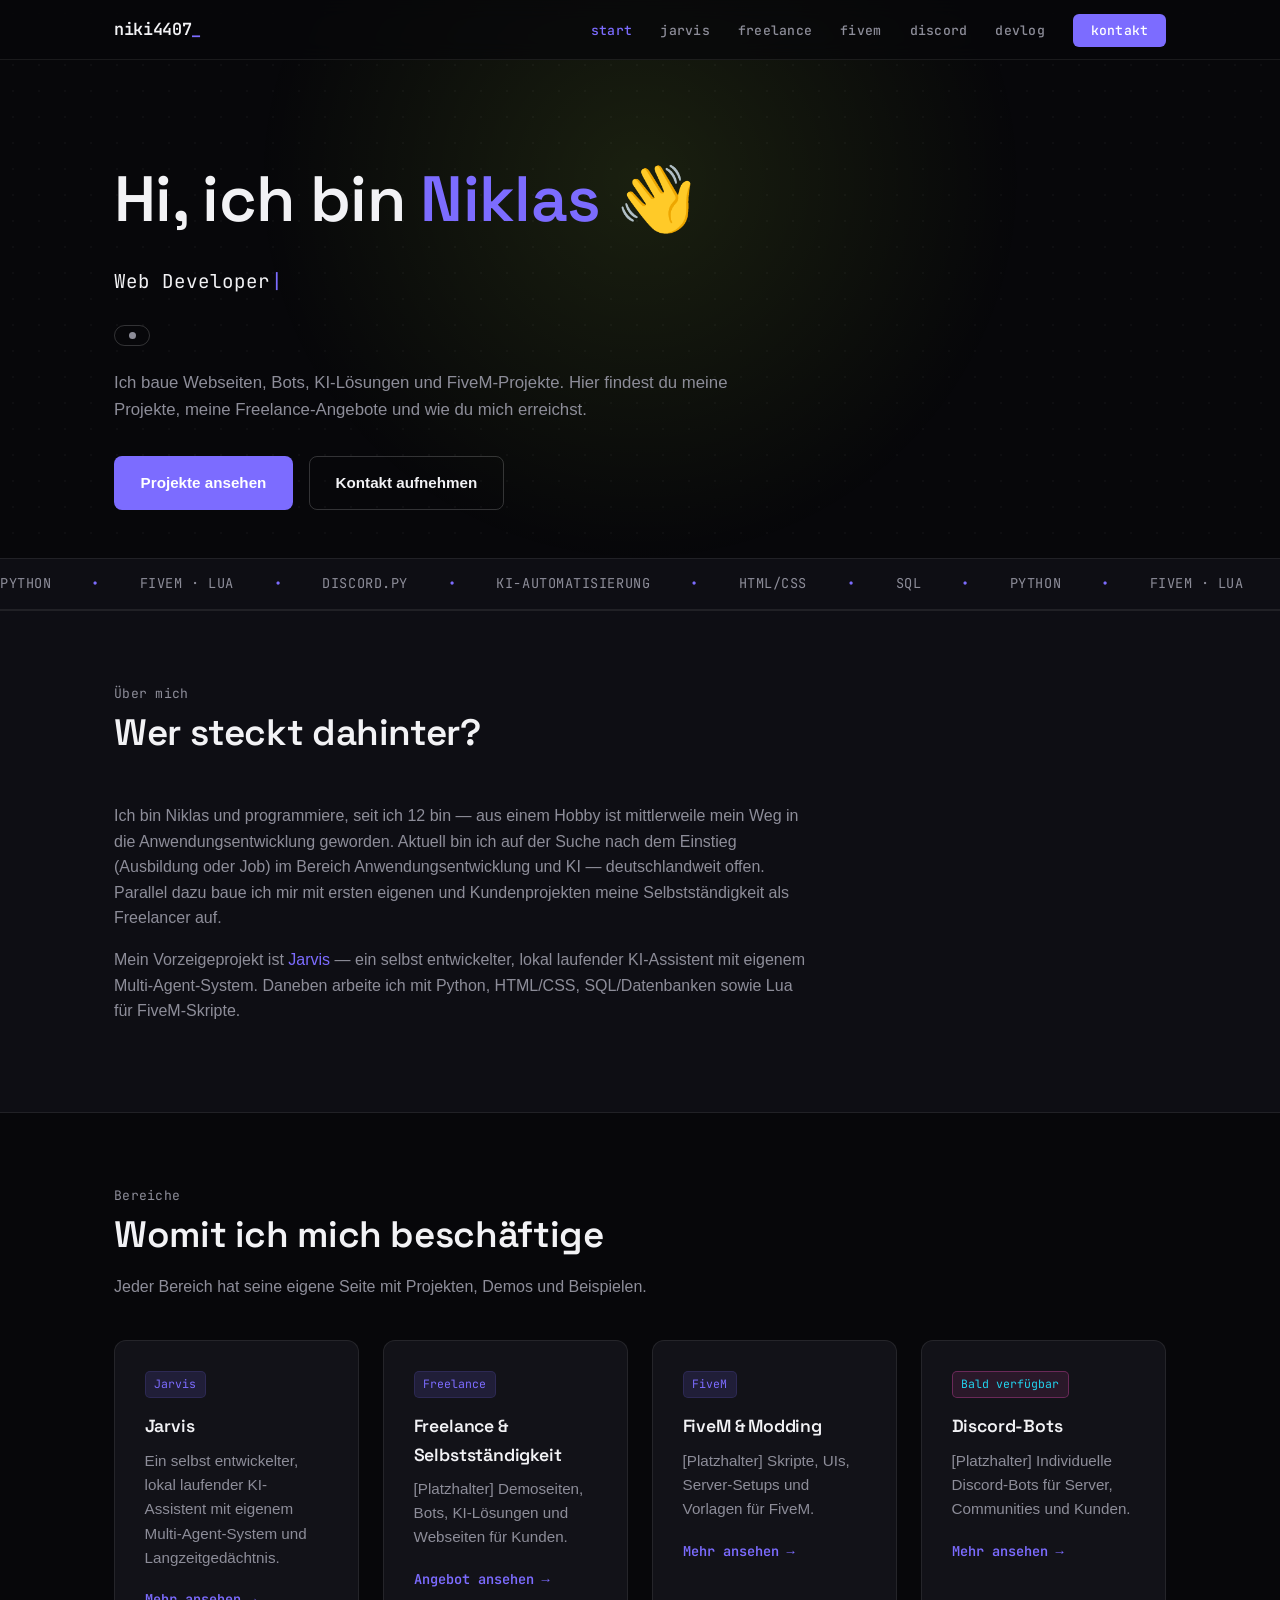
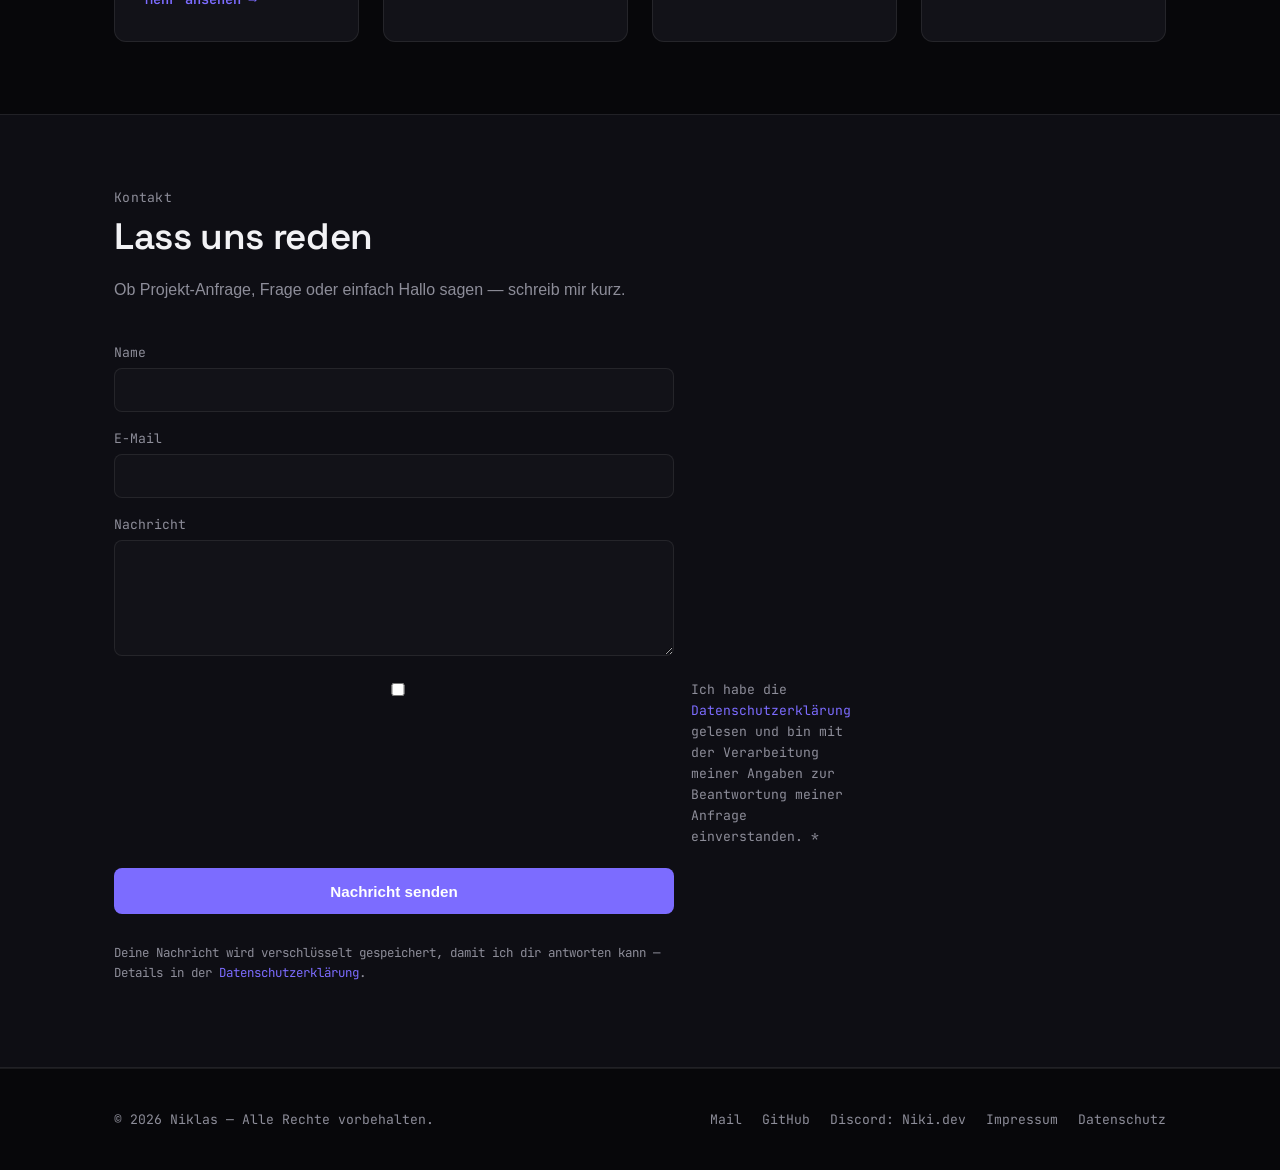
<file: index.html>
<!doctype html>
<html lang="de">
<head>
  <meta charset="UTF-8" />
  <meta name="viewport" content="width=device-width, initial-scale=1.0" />
  <title>Niklas — Portfolio</title>
  <meta name="description" content="Portfolio von Niklas: Jarvis (KI-Assistent), Freelance-Arbeiten, FiveM-Modding und Discord-Bots." />
  <link rel="canonical" href="https://niki4407.de/" />
  <meta property="og:type" content="website" />
  <meta property="og:locale" content="de_DE" />
  <meta property="og:title" content="Niklas — Portfolio" />
  <meta property="og:description" content="Portfolio von Niklas: Jarvis (KI-Assistent), Freelance-Arbeiten, FiveM-Modding und Discord-Bots." />
  <meta property="og:url" content="https://niki4407.de/" />
  <meta property="og:image" content="https://niki4407.de/assets/img/og-cover.png" />
  <meta name="twitter:card" content="summary_large_image" />
  <meta name="twitter:title" content="Niklas — Portfolio" />
  <meta name="twitter:description" content="Portfolio von Niklas: Jarvis (KI-Assistent), Freelance-Arbeiten, FiveM-Modding und Discord-Bots." />
  <meta name="twitter:image" content="https://niki4407.de/assets/img/og-cover.png" />
  <link rel="icon" type="image/png" sizes="512x512" href="/assets/img/favicon-512.png" />
  <link rel="icon" type="image/png" sizes="32x32" href="/assets/img/favicon-32.png" />
  <link rel="icon" type="image/png" sizes="16x16" href="/assets/img/favicon-16.png" />
  <link rel="apple-touch-icon" href="/assets/img/apple-touch-icon.png" />
  <meta http-equiv="Content-Security-Policy" content="default-src 'self'; script-src 'self'; style-src 'self' 'unsafe-inline'; font-src 'self'; img-src 'self' data:; connect-src 'self' https://elwqgmazudvsgsvgpzxz.supabase.co wss://elwqgmazudvsgsvgpzxz.supabase.co; base-uri 'self'; object-src 'none'" />
  <link rel="stylesheet" href="assets/css/fonts.css?v=20260831b" />
  <link rel="stylesheet" href="assets/css/style.css?v=20260831b" />
</head>
<body>

  <header class="site-header">
    <div class="nav-inner">
      <a class="brand" href="index.html">niki4407<span class="blink">_</span></a>
      <button class="nav-toggle" aria-label="Menü öffnen" aria-expanded="false">
        <span></span><span></span><span></span>
      </button>
      <nav class="main-nav">
        <ul>
          <li><a href="index.html" aria-current="page">Start</a></li>
          <li><a href="jarvis/index.html">Jarvis</a></li>
          <li><a href="freelance/index.html">Freelance</a></li>
          <li><a href="fivem/index.html">FiveM</a></li>
          <li><a href="discord/index.html">Discord</a></li>
          <li><a href="devlog/index.html">Devlog</a></li>
          <li><a href="#kontakt" class="nav-cta">Kontakt</a></li>
        </ul>
      </nav>
    </div>
  </header>

  <main>
    <!-- HERO -->
    <section class="hero">
      <div class="container">
        <h1>Hi, ich bin <span class="accent-text">Niklas</span> 👋</h1>
        <p class="hero-typed">
          <span class="typed-cursor" data-typed='["Web Developer","FiveM Scripter","Discord Bot Builder","Freelancer"]'></span><span class="typed-caret">|</span>
        </p>
        <span class="availability-badge" data-availability-badge hidden></span>
        <p class="lead" data-cms="hero_lead">
          Ich baue Webseiten, Bots, KI-Lösungen und FiveM-Projekte.
          Hier findest du meine Projekte, meine Freelance-Angebote und wie du mich erreichst.
        </p>
        <div class="btn-row">
          <a href="#bereiche" class="btn btn-primary">Projekte ansehen</a>
          <a href="#kontakt" class="btn btn-secondary">Kontakt aufnehmen</a>
        </div>
      </div>
    </section>

    <!-- SKILL MARQUEE -->
    <div class="marquee">
      <div class="marquee-track">
        <span class="marquee-set">
          <span>Python</span><span class="sep">•</span>
          <span>FiveM · Lua</span><span class="sep">•</span>
          <span>discord.py</span><span class="sep">•</span>
          <span>KI-Automatisierung</span><span class="sep">•</span>
          <span>HTML/CSS</span><span class="sep">•</span>
          <span>SQL</span><span class="sep">•</span>
        </span>
        <span class="marquee-set" aria-hidden="true">
          <span>Python</span><span class="sep">•</span>
          <span>FiveM · Lua</span><span class="sep">•</span>
          <span>discord.py</span><span class="sep">•</span>
          <span>KI-Automatisierung</span><span class="sep">•</span>
          <span>HTML/CSS</span><span class="sep">•</span>
          <span>SQL</span><span class="sep">•</span>
        </span>
      </div>
    </div>

    <!-- ÜBER MICH -->
    <section class="alt" id="ueber-mich">
      <div class="container">
        <div class="section-heading" data-reveal>
          <p class="kicker">Über mich</p>
          <h2>Wer steckt dahinter?</h2>
        </div>
        <p style="color:var(--text-dim);max-width:700px;" data-reveal data-cms="about_p1">
          Ich bin Niklas und programmiere, seit ich 12 bin — aus einem Hobby ist mittlerweile
          mein Weg in die Anwendungsentwicklung geworden. Aktuell bin ich auf der Suche nach
          dem Einstieg (Ausbildung oder Job) im Bereich Anwendungsentwicklung und KI —
          deutschlandweit offen. Parallel dazu baue ich mir mit ersten eigenen und Kundenprojekten
          meine Selbstständigkeit als Freelancer auf.
        </p>
        <p style="color:var(--text-dim);max-width:700px;margin-top:1rem;" data-reveal>
          Mein Vorzeigeprojekt ist <a href="jarvis/index.html" style="color:var(--accent);">Jarvis</a> —
          ein selbst entwickelter, lokal laufender KI-Assistent mit eigenem Multi-Agent-System.
          Daneben arbeite ich mit Python, HTML/CSS, SQL/Datenbanken sowie Lua für
          FiveM-Skripte.
        </p>
      </div>
    </section>

    <!-- BEREICHE / UNTERSEITEN -->
    <section id="bereiche">
      <div class="container">
        <div class="section-heading" data-reveal>
          <p class="kicker">Bereiche</p>
          <h2>Womit ich mich beschäftige</h2>
          <p>Jeder Bereich hat seine eigene Seite mit Projekten, Demos und Beispielen.</p>
        </div>
        <div class="grid">

          <div class="card" data-reveal>
            <span class="tag">Jarvis</span>
            <h3>Jarvis</h3>
            <p>Ein selbst entwickelter, lokal laufender KI-Assistent mit eigenem Multi-Agent-System und Langzeitgedächtnis.</p>
            <a class="card-link" href="jarvis/index.html">Mehr ansehen →</a>
          </div>

          <div class="card" data-reveal>
            <span class="tag">Freelance</span>
            <h3>Freelance &amp; Selbstständigkeit</h3>
            <p>[Platzhalter] Demoseiten, Bots, KI-Lösungen und Webseiten für Kunden.</p>
            <a class="card-link" href="freelance/index.html">Angebot ansehen →</a>
          </div>

          <div class="card" data-reveal>
            <span class="tag">FiveM</span>
            <h3>FiveM &amp; Modding</h3>
            <p>[Platzhalter] Skripte, UIs, Server-Setups und Vorlagen für FiveM.</p>
            <a class="card-link" href="fivem/index.html">Mehr ansehen →</a>
          </div>

          <div class="card" data-reveal>
            <span class="tag soon">Bald verfügbar</span>
            <h3>Discord-Bots</h3>
            <p>[Platzhalter] Individuelle Discord-Bots für Server, Communities und Kunden.</p>
            <a class="card-link" href="discord/index.html">Mehr ansehen →</a>
          </div>

        </div>
      </div>
    </section>

    <!-- KONTAKT -->
    <section class="alt" id="kontakt">
      <div class="container">
        <div class="section-heading" data-reveal>
          <p class="kicker">Kontakt</p>
          <h2>Lass uns reden</h2>
          <p>Ob Projekt-Anfrage, Frage oder einfach Hallo sagen — schreib mir kurz.</p>
        </div>

        <form class="contact-form" action="mailto:niklas.scheiper@outlook.de" method="post" enctype="text/plain" data-reveal>
          <div class="hp-field" aria-hidden="true">
            <label for="website">Website</label>
            <input type="text" id="website" name="website" tabindex="-1" autocomplete="off" />
          </div>
          <div>
            <label for="name">Name</label>
            <input type="text" id="name" name="Name" required />
          </div>
          <div>
            <label for="email">E-Mail</label>
            <input type="email" id="email" name="E-Mail" required />
          </div>
          <div>
            <label for="message">Nachricht</label>
            <textarea id="message" name="Nachricht" rows="5" required></textarea>
          </div>
          <div class="consent-row">
            <input type="checkbox" id="consent" name="consent" required />
            <label for="consent">
              Ich habe die <a href="datenschutz/index.html" target="_blank" rel="noopener">Datenschutzerklärung</a>
              gelesen und bin mit der Verarbeitung meiner Angaben zur Beantwortung meiner Anfrage einverstanden. *
            </label>
          </div>
          <button type="submit" class="btn btn-primary">Nachricht senden</button>
          <p class="form-note">
            Deine Nachricht wird verschlüsselt gespeichert, damit ich dir antworten kann — Details in der
            <a href="datenschutz/index.html" style="color:var(--accent);">Datenschutzerklärung</a>.
          </p>
        </form>
      </div>
    </section>
  </main>

  <footer class="site-footer">
    <div class="container footer-inner">
      <span>© <span data-year></span> Niklas — Alle Rechte vorbehalten.</span>
      <div class="footer-links">
        <a href="mailto:niklas.scheiper@outlook.de">Mail</a>
        <a href="https://github.com/Niki447" target="_blank" rel="noopener">GitHub</a>
        <span>Discord: Niki.dev</span>
        <a href="impressum/index.html">Impressum</a>
        <a href="datenschutz/index.html">Datenschutz</a>
      </div>
    </div>
  </footer>

  <script src="assets/js/vendor/supabase.js"></script>
  <script src="assets/js/supabase-config.js?v=20260831b"></script>
  <script src="assets/js/cloud.js?v=20260831b"></script>
  <script src="assets/js/site.js?v=20260831b"></script>
</body>
</html>
</file>
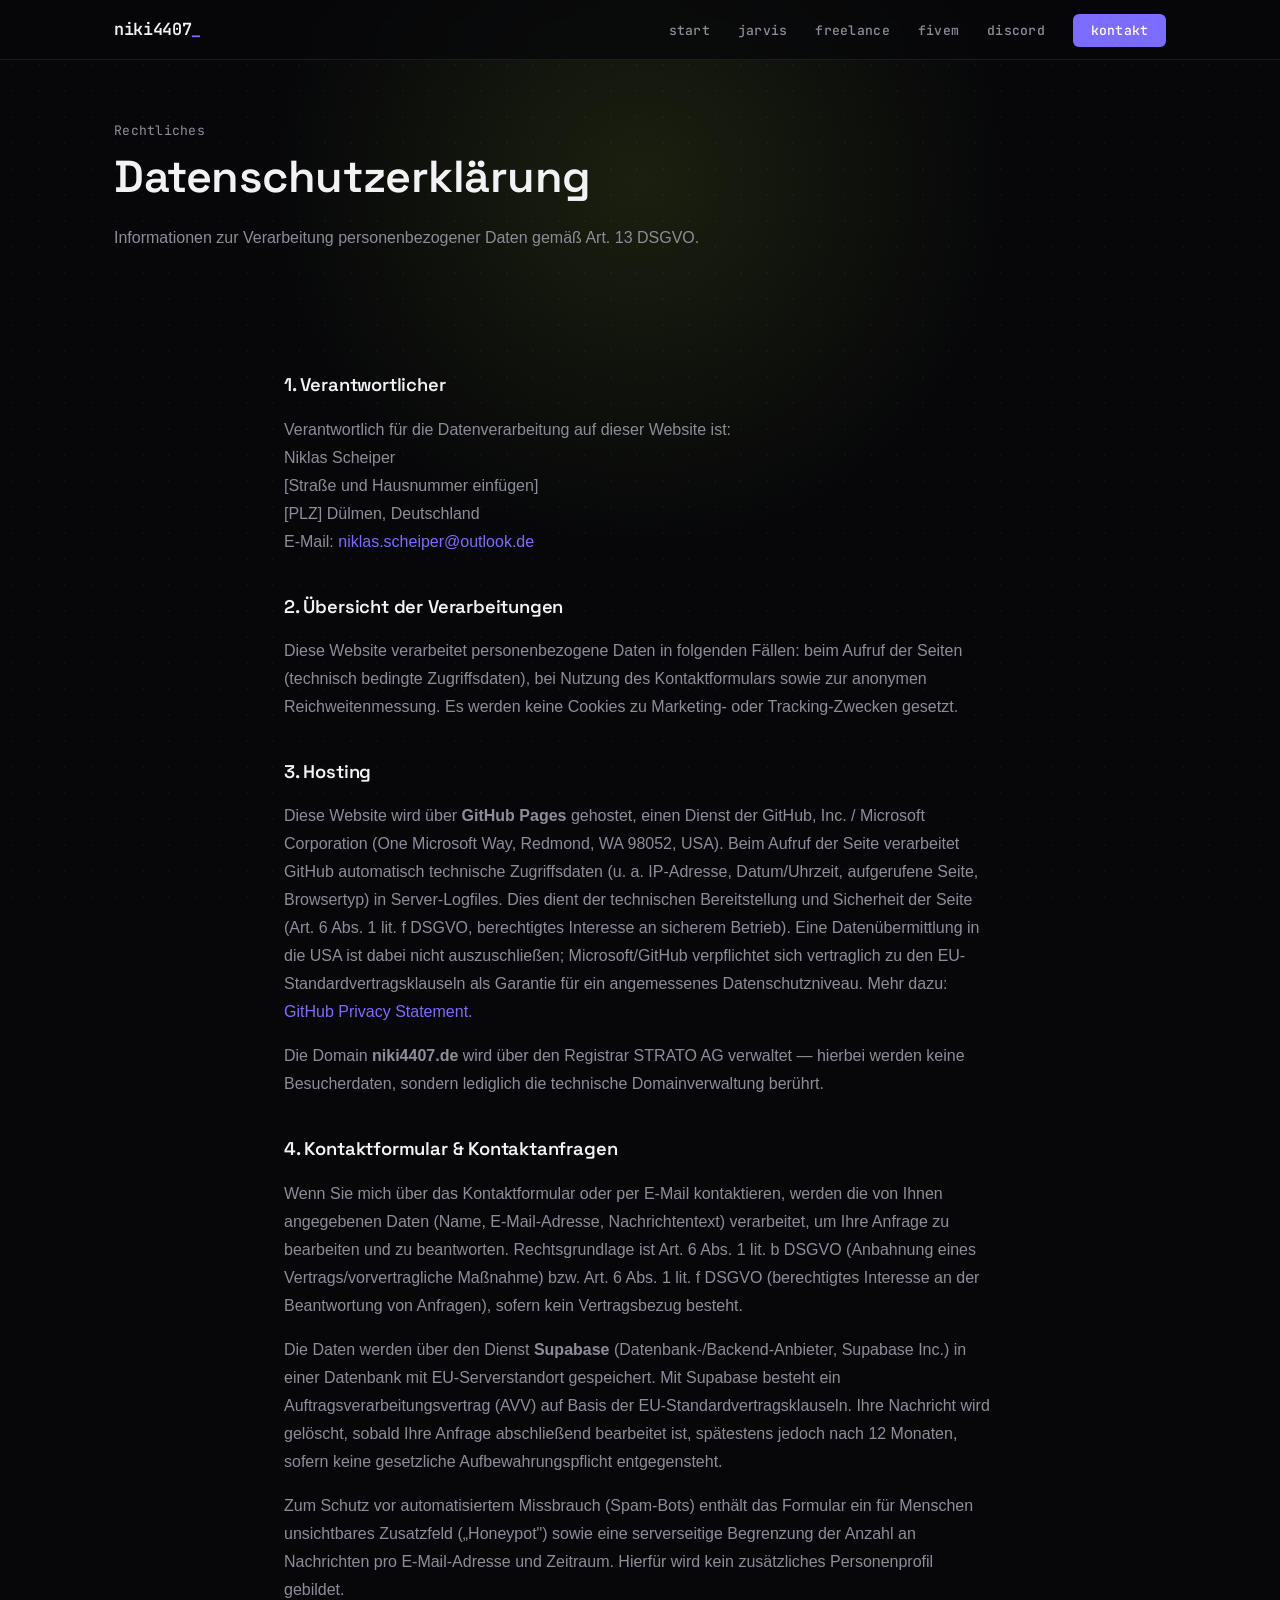
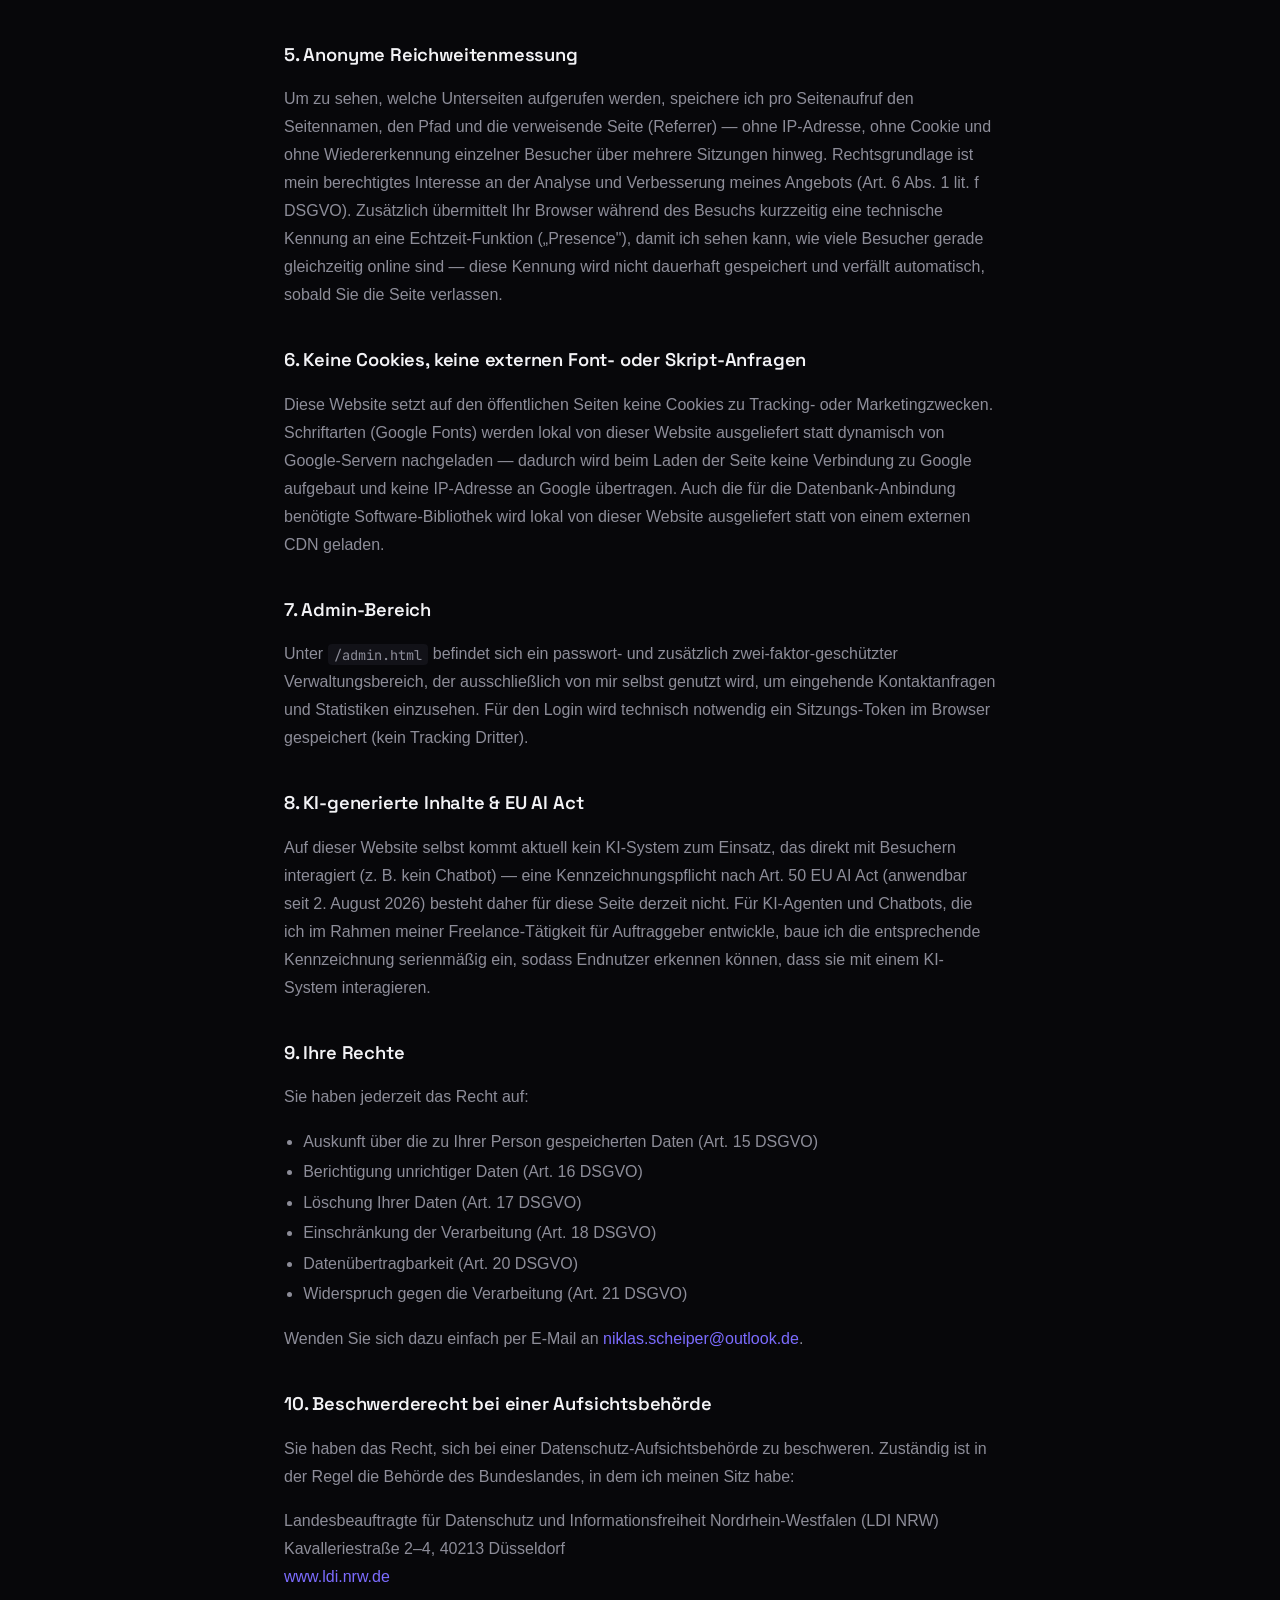
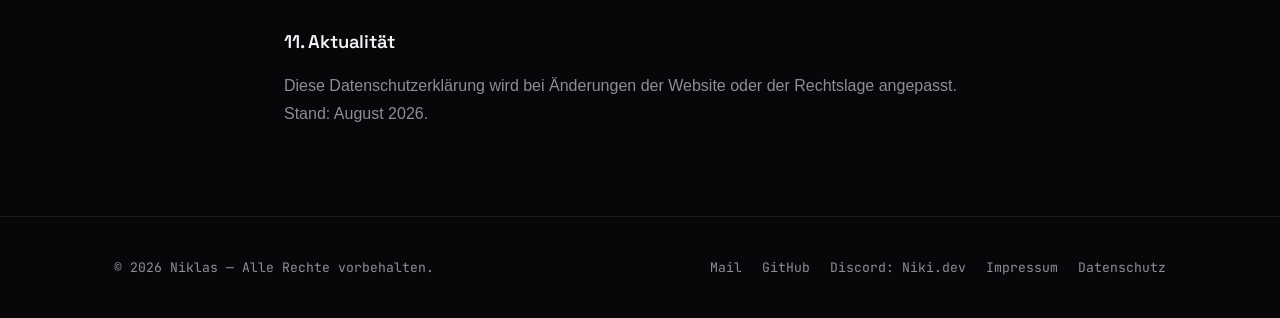
<file: datenschutz/index.html>
<!doctype html>
<html lang="de">
<head>
  <meta charset="UTF-8" />
  <meta name="viewport" content="width=device-width, initial-scale=1.0" />
  <title>Datenschutzerklärung — Niklas</title>
  <meta name="description" content="Datenschutzerklärung der Website von Niklas gemäß Art. 13 DSGVO." />
  <link rel="canonical" href="https://niki4407.de/datenschutz/" />
  <link rel="icon" type="image/png" sizes="512x512" href="/assets/img/favicon-512.png" />
  <link rel="icon" type="image/png" sizes="32x32" href="/assets/img/favicon-32.png" />
  <link rel="icon" type="image/png" sizes="16x16" href="/assets/img/favicon-16.png" />
  <link rel="apple-touch-icon" href="/assets/img/apple-touch-icon.png" />
  <meta http-equiv="Content-Security-Policy" content="default-src 'self'; script-src 'self'; style-src 'self' 'unsafe-inline'; font-src 'self'; img-src 'self' data:; connect-src 'self'; base-uri 'self'; object-src 'none'" />
  <link rel="stylesheet" href="../assets/css/fonts.css?v=20260831b" />
  <link rel="stylesheet" href="../assets/css/style.css?v=20260831b" />
  <link rel="stylesheet" href="../assets/css/legal.css?v=20260831b" />
</head>
<body>

  <header class="site-header">
    <div class="nav-inner">
      <a class="brand" href="../index.html">niki4407<span class="blink">_</span></a>
      <button class="nav-toggle" aria-label="Menü öffnen" aria-expanded="false">
        <span></span><span></span><span></span>
      </button>
      <nav class="main-nav">
        <ul>
          <li><a href="../index.html">Start</a></li>
          <li><a href="../jarvis/index.html">Jarvis</a></li>
          <li><a href="../freelance/index.html">Freelance</a></li>
          <li><a href="../fivem/index.html">FiveM</a></li>
          <li><a href="../discord/index.html">Discord</a></li>
          <li><a href="../index.html#kontakt" class="nav-cta">Kontakt</a></li>
        </ul>
      </nav>
    </div>
  </header>

  <main>
    <section class="page-hero">
      <div class="container">
        <p class="kicker">Rechtliches</p>
        <h1>Datenschutzerklärung</h1>
        <p>Informationen zur Verarbeitung personenbezogener Daten gemäß Art. 13 DSGVO.</p>
      </div>
    </section>

    <section>
      <div class="container legal-content">

        <h2 data-reveal>1. Verantwortlicher</h2>
        <p data-reveal>
          Verantwortlich für die Datenverarbeitung auf dieser Website ist:<br />
          Niklas Scheiper<br />
          [Straße und Hausnummer einfügen]<br />
          [PLZ] Dülmen, Deutschland<br />
          E-Mail: <a href="mailto:niklas.scheiper@outlook.de">niklas.scheiper@outlook.de</a>
        </p>

        <h2 data-reveal>2. Übersicht der Verarbeitungen</h2>
        <p data-reveal>
          Diese Website verarbeitet personenbezogene Daten in folgenden Fällen: beim Aufruf der Seiten
          (technisch bedingte Zugriffsdaten), bei Nutzung des Kontaktformulars sowie zur anonymen
          Reichweitenmessung. Es werden keine Cookies zu Marketing- oder Tracking-Zwecken gesetzt.
        </p>

        <h2 data-reveal>3. Hosting</h2>
        <p data-reveal>
          Diese Website wird über <strong>GitHub Pages</strong> gehostet, einen Dienst der GitHub, Inc. /
          Microsoft Corporation (One Microsoft Way, Redmond, WA 98052, USA). Beim Aufruf der Seite verarbeitet
          GitHub automatisch technische Zugriffsdaten (u. a. IP-Adresse, Datum/Uhrzeit, aufgerufene Seite,
          Browsertyp) in Server-Logfiles. Dies dient der technischen Bereitstellung und Sicherheit der Seite
          (Art. 6 Abs. 1 lit. f DSGVO, berechtigtes Interesse an sicherem Betrieb). Eine Datenübermittlung in
          die USA ist dabei nicht auszuschließen; Microsoft/GitHub verpflichtet sich vertraglich zu den
          EU-Standardvertragsklauseln als Garantie für ein angemessenes Datenschutzniveau. Mehr dazu:
          <a href="https://docs.github.com/en/site-policy/privacy-policies/github-general-privacy-statement" target="_blank" rel="noopener">GitHub Privacy Statement</a>.
        </p>
        <p data-reveal>
          Die Domain <strong>niki4407.de</strong> wird über den Registrar STRATO AG verwaltet — hierbei
          werden keine Besucherdaten, sondern lediglich die technische Domainverwaltung berührt.
        </p>

        <h2 data-reveal>4. Kontaktformular &amp; Kontaktanfragen</h2>
        <p data-reveal>
          Wenn Sie mich über das Kontaktformular oder per E-Mail kontaktieren, werden die von Ihnen
          angegebenen Daten (Name, E-Mail-Adresse, Nachrichtentext) verarbeitet, um Ihre Anfrage zu
          bearbeiten und zu beantworten. Rechtsgrundlage ist Art. 6 Abs. 1 lit. b DSGVO (Anbahnung eines
          Vertrags/vorvertragliche Maßnahme) bzw. Art. 6 Abs. 1 lit. f DSGVO (berechtigtes Interesse an der
          Beantwortung von Anfragen), sofern kein Vertragsbezug besteht.
        </p>
        <p data-reveal>
          Die Daten werden über den Dienst <strong>Supabase</strong> (Datenbank-/Backend-Anbieter, Supabase
          Inc.) in einer Datenbank mit EU-Serverstandort gespeichert. Mit Supabase besteht ein
          Auftragsverarbeitungsvertrag (AVV) auf Basis der EU-Standardvertragsklauseln. Ihre Nachricht wird
          gelöscht, sobald Ihre Anfrage abschließend bearbeitet ist, spätestens jedoch nach 12 Monaten,
          sofern keine gesetzliche Aufbewahrungspflicht entgegensteht.
        </p>
        <p data-reveal>
          Zum Schutz vor automatisiertem Missbrauch (Spam-Bots) enthält das Formular ein für Menschen
          unsichtbares Zusatzfeld („Honeypot") sowie eine serverseitige Begrenzung der Anzahl an Nachrichten
          pro E-Mail-Adresse und Zeitraum. Hierfür wird kein zusätzliches Personenprofil gebildet.
        </p>

        <h2 data-reveal>5. Anonyme Reichweitenmessung</h2>
        <p data-reveal>
          Um zu sehen, welche Unterseiten aufgerufen werden, speichere ich pro Seitenaufruf den Seitennamen,
          den Pfad und die verweisende Seite (Referrer) — ohne IP-Adresse, ohne Cookie und ohne
          Wiedererkennung einzelner Besucher über mehrere Sitzungen hinweg. Rechtsgrundlage ist mein
          berechtigtes Interesse an der Analyse und Verbesserung meines Angebots (Art. 6 Abs. 1 lit. f
          DSGVO). Zusätzlich übermittelt Ihr Browser während des Besuchs kurzzeitig eine technische
          Kennung an eine Echtzeit-Funktion („Presence"), damit ich sehen kann, wie viele Besucher gerade
          gleichzeitig online sind — diese Kennung wird nicht dauerhaft gespeichert und verfällt automatisch,
          sobald Sie die Seite verlassen.
        </p>

        <h2 data-reveal>6. Keine Cookies, keine externen Font- oder Skript-Anfragen</h2>
        <p data-reveal>
          Diese Website setzt auf den öffentlichen Seiten keine Cookies zu Tracking- oder Marketingzwecken.
          Schriftarten (Google Fonts) werden lokal von dieser Website ausgeliefert statt dynamisch von
          Google-Servern nachgeladen — dadurch wird beim Laden der Seite keine Verbindung zu Google
          aufgebaut und keine IP-Adresse an Google übertragen. Auch die für die Datenbank-Anbindung
          benötigte Software-Bibliothek wird lokal von dieser Website ausgeliefert statt von einem externen
          CDN geladen.
        </p>

        <h2 data-reveal>7. Admin-Bereich</h2>
        <p data-reveal>
          Unter <code>/admin.html</code> befindet sich ein passwort- und zusätzlich
          zwei-faktor-geschützter Verwaltungsbereich, der ausschließlich von mir selbst genutzt wird, um
          eingehende Kontaktanfragen und Statistiken einzusehen. Für den Login wird technisch notwendig ein
          Sitzungs-Token im Browser gespeichert (kein Tracking Dritter).
        </p>

        <h2 data-reveal>8. KI-generierte Inhalte &amp; EU AI Act</h2>
        <p data-reveal>
          Auf dieser Website selbst kommt aktuell kein KI-System zum Einsatz, das direkt mit Besuchern
          interagiert (z. B. kein Chatbot) — eine Kennzeichnungspflicht nach Art. 50 EU AI Act (anwendbar
          seit 2. August 2026) besteht daher für diese Seite derzeit nicht. Für KI-Agenten und Chatbots, die
          ich im Rahmen meiner Freelance-Tätigkeit für Auftraggeber entwickle, baue ich die entsprechende
          Kennzeichnung serienmäßig ein, sodass Endnutzer erkennen können, dass sie mit einem KI-System
          interagieren.
        </p>

        <h2 data-reveal>9. Ihre Rechte</h2>
        <p data-reveal>Sie haben jederzeit das Recht auf:</p>
        <ul class="legal-list" data-reveal>
          <li>Auskunft über die zu Ihrer Person gespeicherten Daten (Art. 15 DSGVO)</li>
          <li>Berichtigung unrichtiger Daten (Art. 16 DSGVO)</li>
          <li>Löschung Ihrer Daten (Art. 17 DSGVO)</li>
          <li>Einschränkung der Verarbeitung (Art. 18 DSGVO)</li>
          <li>Datenübertragbarkeit (Art. 20 DSGVO)</li>
          <li>Widerspruch gegen die Verarbeitung (Art. 21 DSGVO)</li>
        </ul>
        <p data-reveal>
          Wenden Sie sich dazu einfach per E-Mail an
          <a href="mailto:niklas.scheiper@outlook.de">niklas.scheiper@outlook.de</a>.
        </p>

        <h2 data-reveal>10. Beschwerderecht bei einer Aufsichtsbehörde</h2>
        <p data-reveal>
          Sie haben das Recht, sich bei einer Datenschutz-Aufsichtsbehörde zu beschweren. Zuständig ist in
          der Regel die Behörde des Bundeslandes, in dem ich meinen Sitz habe:
        </p>
        <p data-reveal>
          Landesbeauftragte für Datenschutz und Informationsfreiheit Nordrhein-Westfalen (LDI NRW)<br />
          Kavalleriestraße 2–4, 40213 Düsseldorf<br />
          <a href="https://www.ldi.nrw.de" target="_blank" rel="noopener">www.ldi.nrw.de</a>
        </p>

        <h2 data-reveal>11. Aktualität</h2>
        <p data-reveal>
          Diese Datenschutzerklärung wird bei Änderungen der Website oder der Rechtslage angepasst.
          Stand: August 2026.
        </p>

      </div>
    </section>
  </main>

  <footer class="site-footer">
    <div class="container footer-inner">
      <span>© <span data-year></span> Niklas — Alle Rechte vorbehalten.</span>
      <div class="footer-links">
        <a href="mailto:niklas.scheiper@outlook.de">Mail</a>
        <a href="https://github.com/Niki447" target="_blank" rel="noopener">GitHub</a>
        <span>Discord: Niki.dev</span>
        <a href="../impressum/index.html">Impressum</a>
        <a href="../datenschutz/index.html" aria-current="page">Datenschutz</a>
      </div>
    </div>
  </footer>

  <script src="../assets/js/site.js?v=20260831b"></script>
</body>
</html>
</file>
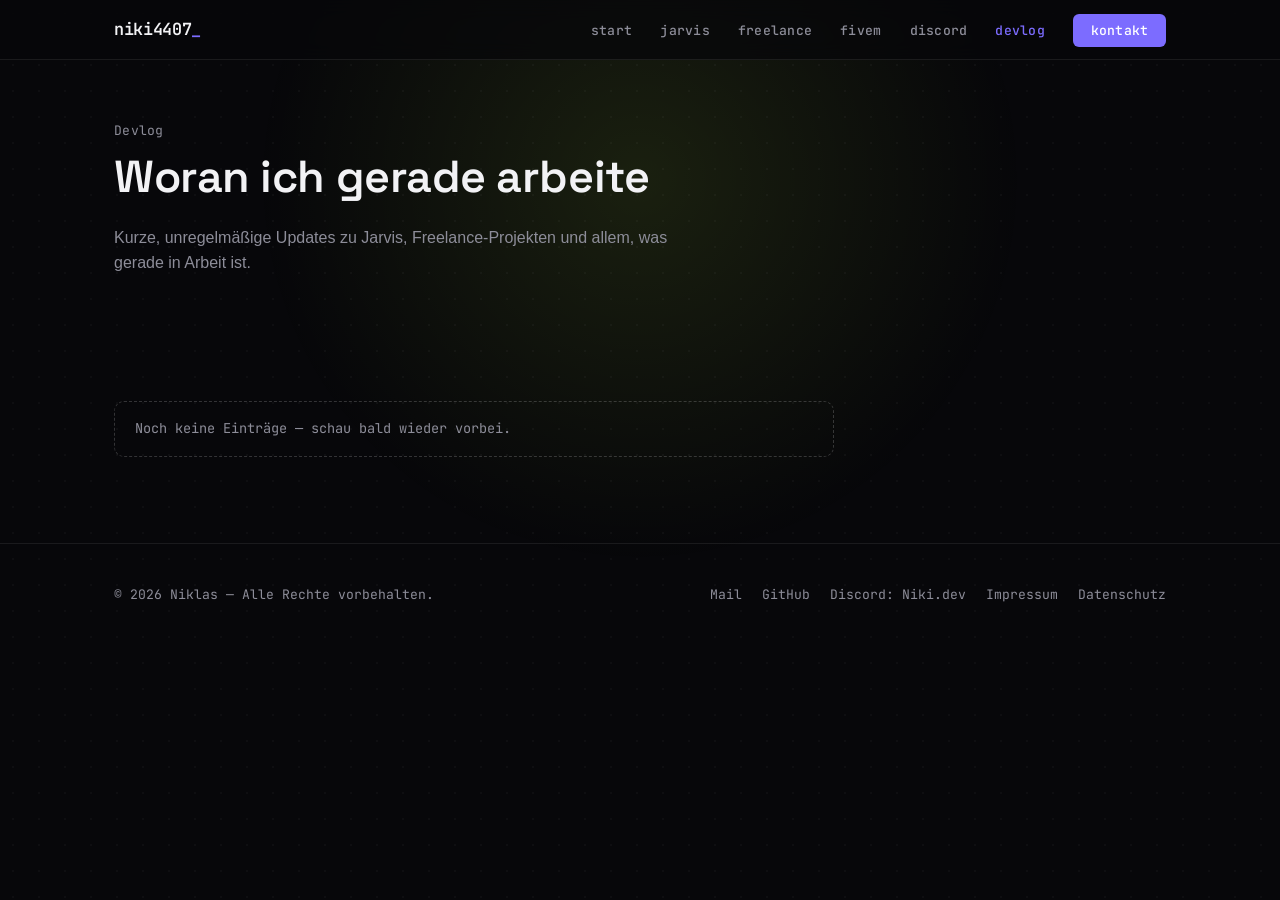
<file: devlog/index.html>
<!doctype html>
<html lang="de">
<head>
  <meta charset="UTF-8" />
  <meta name="viewport" content="width=device-width, initial-scale=1.0" />
  <title>Devlog — Niklas</title>
  <meta name="description" content="Woran Niklas gerade arbeitet — kurze Updates zu Jarvis, Freelance-Projekten und mehr." />
  <link rel="canonical" href="https://niki4407.de/devlog/" />
  <meta property="og:type" content="website" />
  <meta property="og:locale" content="de_DE" />
  <meta property="og:title" content="Devlog — Niklas" />
  <meta property="og:description" content="Woran Niklas gerade arbeitet — kurze Updates zu Jarvis, Freelance-Projekten und mehr." />
  <meta property="og:url" content="https://niki4407.de/devlog/" />
  <meta property="og:image" content="https://niki4407.de/assets/img/og-cover.png" />
  <meta name="twitter:card" content="summary_large_image" />
  <meta name="twitter:title" content="Devlog — Niklas" />
  <meta name="twitter:description" content="Woran Niklas gerade arbeitet — kurze Updates zu Jarvis, Freelance-Projekten und mehr." />
  <meta name="twitter:image" content="https://niki4407.de/assets/img/og-cover.png" />
  <link rel="icon" type="image/png" sizes="512x512" href="/assets/img/favicon-512.png" />
  <link rel="icon" type="image/png" sizes="32x32" href="/assets/img/favicon-32.png" />
  <link rel="icon" type="image/png" sizes="16x16" href="/assets/img/favicon-16.png" />
  <link rel="apple-touch-icon" href="/assets/img/apple-touch-icon.png" />
  <meta http-equiv="Content-Security-Policy" content="default-src 'self'; script-src 'self'; style-src 'self' 'unsafe-inline'; font-src 'self'; img-src 'self' data:; connect-src 'self' https://elwqgmazudvsgsvgpzxz.supabase.co wss://elwqgmazudvsgsvgpzxz.supabase.co; base-uri 'self'; object-src 'none'" />
  <link rel="stylesheet" href="../assets/css/fonts.css?v=20260831b" />
  <link rel="stylesheet" href="../assets/css/style.css?v=20260831b" />
</head>
<body>

  <header class="site-header">
    <div class="nav-inner">
      <a class="brand" href="../index.html">niki4407<span class="blink">_</span></a>
      <button class="nav-toggle" aria-label="Menü öffnen" aria-expanded="false">
        <span></span><span></span><span></span>
      </button>
      <nav class="main-nav">
        <ul>
          <li><a href="../index.html">Start</a></li>
          <li><a href="../jarvis/index.html">Jarvis</a></li>
          <li><a href="../freelance/index.html">Freelance</a></li>
          <li><a href="../fivem/index.html">FiveM</a></li>
          <li><a href="../discord/index.html">Discord</a></li>
          <li><a href="index.html" aria-current="page">Devlog</a></li>
          <li><a href="../index.html#kontakt" class="nav-cta">Kontakt</a></li>
        </ul>
      </nav>
    </div>
  </header>

  <main>
    <section class="page-hero">
      <div class="container">
        <p class="kicker">Devlog</p>
        <h1>Woran ich gerade arbeite</h1>
        <p>Kurze, unregelmäßige Updates zu Jarvis, Freelance-Projekten und allem, was gerade in Arbeit ist.</p>
      </div>
    </section>

    <section>
      <div class="container">
        <div id="devlog-list" class="devlog-list" data-reveal>
          <p class="placeholder">Lade Einträge…</p>
        </div>
      </div>
    </section>
  </main>

  <footer class="site-footer">
    <div class="container footer-inner">
      <span>© <span data-year></span> Niklas — Alle Rechte vorbehalten.</span>
      <div class="footer-links">
        <a href="mailto:niklas.scheiper@outlook.de">Mail</a>
        <a href="https://github.com/Niki447" target="_blank" rel="noopener">GitHub</a>
        <span>Discord: Niki.dev</span>
        <a href="../impressum/index.html">Impressum</a>
        <a href="../datenschutz/index.html">Datenschutz</a>
      </div>
    </div>
  </footer>

  <script src="../assets/js/vendor/supabase.js"></script>
  <script src="../assets/js/supabase-config.js?v=20260831b"></script>
  <script src="../assets/js/cloud.js?v=20260831b"></script>
  <script src="../assets/js/devlog-public.js?v=20260831b"></script>
  <script src="../assets/js/site.js?v=20260831b"></script>
</body>
</html>
</file>
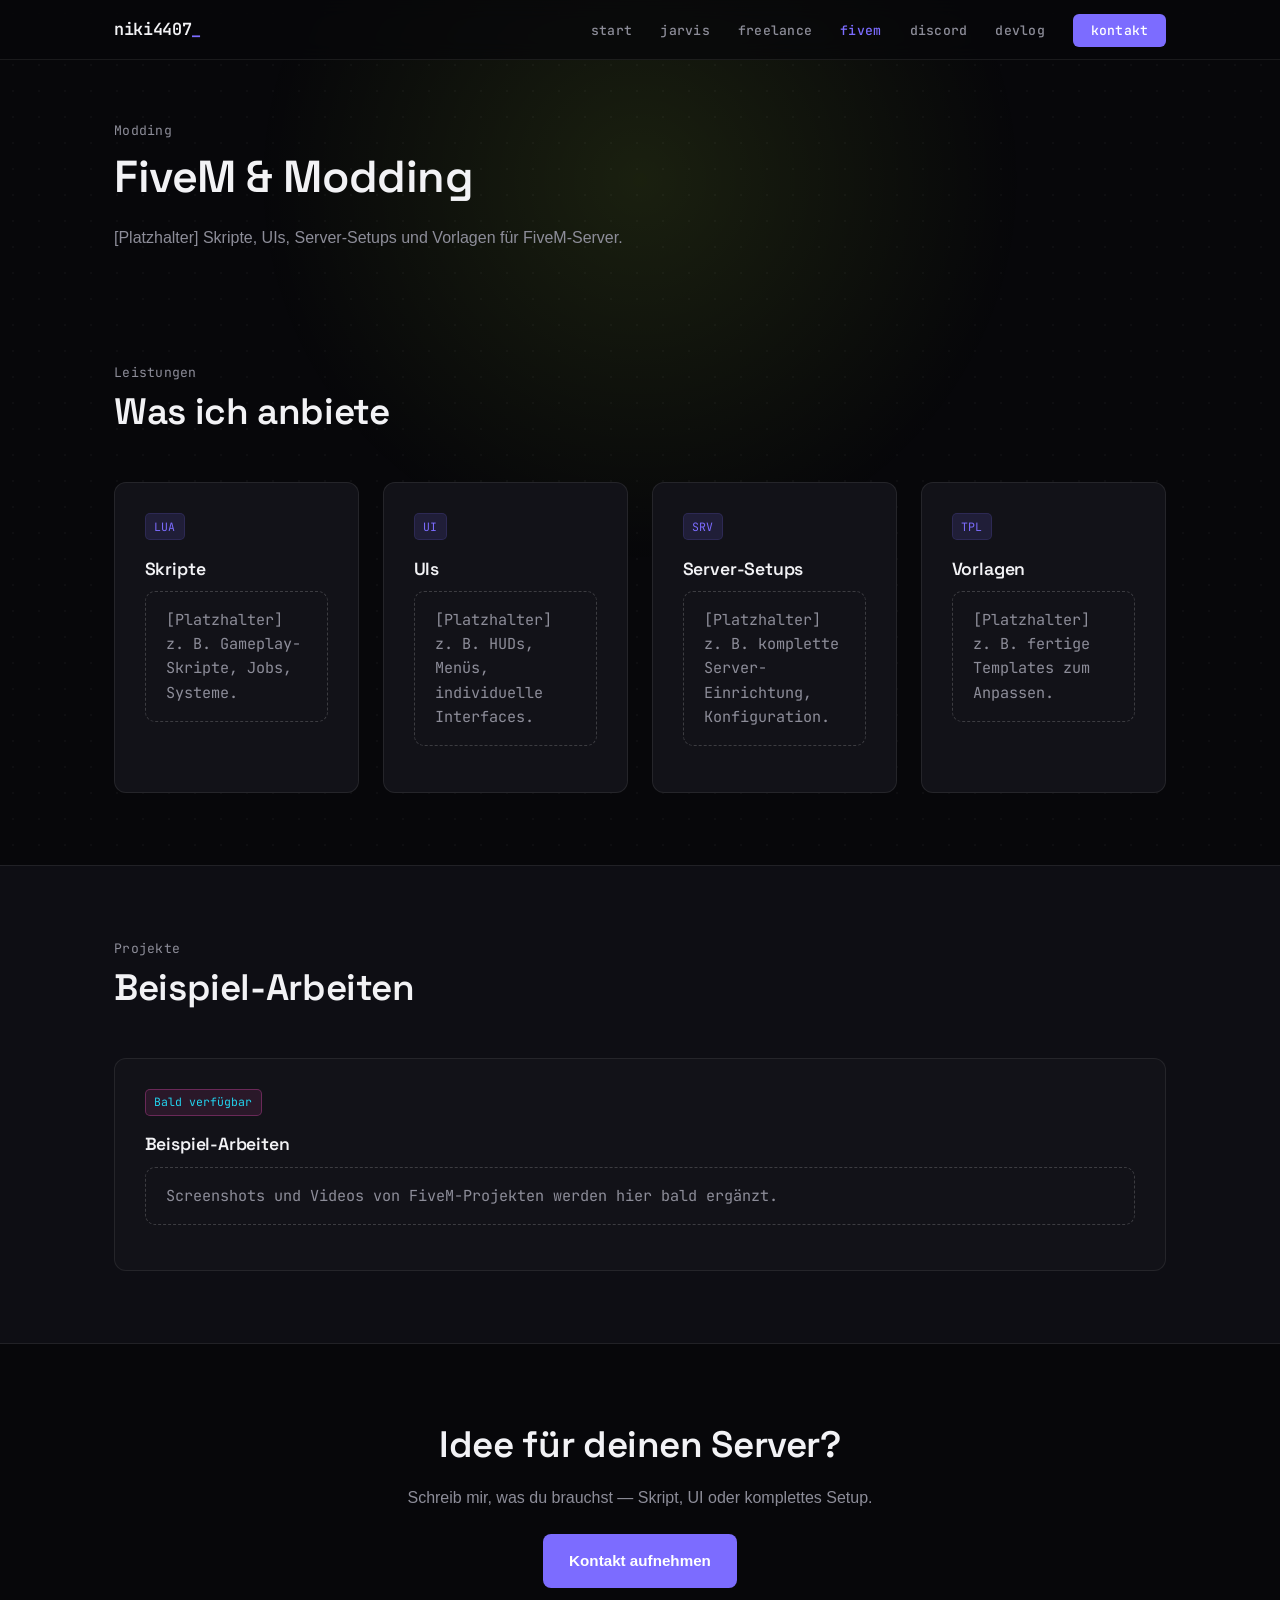
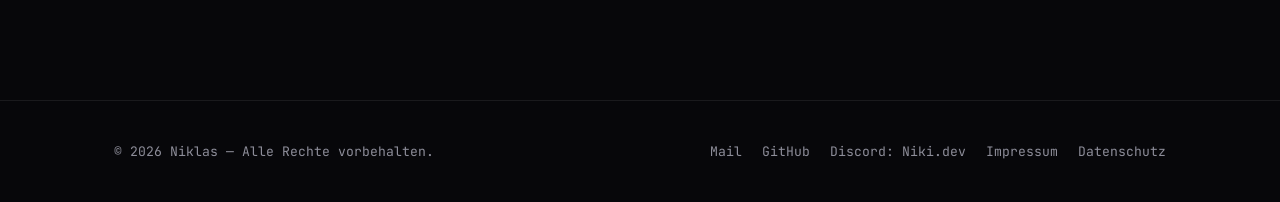
<file: fivem/index.html>
<!doctype html>
<html lang="de">
<head>
  <meta charset="UTF-8" />
  <meta name="viewport" content="width=device-width, initial-scale=1.0" />
  <title>FiveM &amp; Modding — Niklas</title>
  <meta name="description" content="FiveM-Skripte, UIs, Server-Setups und Vorlagen von Niklas." />
  <link rel="canonical" href="https://niki4407.de/fivem/" />
  <meta property="og:type" content="website" />
  <meta property="og:locale" content="de_DE" />
  <meta property="og:title" content="FiveM &amp; Modding — Niklas" />
  <meta property="og:description" content="FiveM-Skripte, UIs, Server-Setups und Vorlagen von Niklas." />
  <meta property="og:url" content="https://niki4407.de/fivem/" />
  <meta property="og:image" content="https://niki4407.de/assets/img/og-cover.png" />
  <meta name="twitter:card" content="summary_large_image" />
  <meta name="twitter:title" content="FiveM &amp; Modding — Niklas" />
  <meta name="twitter:description" content="FiveM-Skripte, UIs, Server-Setups und Vorlagen von Niklas." />
  <meta name="twitter:image" content="https://niki4407.de/assets/img/og-cover.png" />
  <link rel="icon" type="image/png" sizes="512x512" href="/assets/img/favicon-512.png" />
  <link rel="icon" type="image/png" sizes="32x32" href="/assets/img/favicon-32.png" />
  <link rel="icon" type="image/png" sizes="16x16" href="/assets/img/favicon-16.png" />
  <link rel="apple-touch-icon" href="/assets/img/apple-touch-icon.png" />
  <meta http-equiv="Content-Security-Policy" content="default-src 'self'; script-src 'self'; style-src 'self' 'unsafe-inline'; font-src 'self'; img-src 'self' data:; connect-src 'self' https://elwqgmazudvsgsvgpzxz.supabase.co wss://elwqgmazudvsgsvgpzxz.supabase.co; base-uri 'self'; object-src 'none'" />
  <link rel="stylesheet" href="../assets/css/fonts.css?v=20260831b" />
  <link rel="stylesheet" href="../assets/css/style.css?v=20260831b" />
</head>
<body>

  <header class="site-header">
    <div class="nav-inner">
      <a class="brand" href="../index.html">niki4407<span class="blink">_</span></a>
      <button class="nav-toggle" aria-label="Menü öffnen" aria-expanded="false">
        <span></span><span></span><span></span>
      </button>
      <nav class="main-nav">
        <ul>
          <li><a href="../index.html">Start</a></li>
          <li><a href="../jarvis/index.html">Jarvis</a></li>
          <li><a href="../freelance/index.html">Freelance</a></li>
          <li><a href="index.html" aria-current="page">FiveM</a></li>
          <li><a href="../discord/index.html">Discord</a></li>
          <li><a href="../devlog/index.html">Devlog</a></li>
          <li><a href="../index.html#kontakt" class="nav-cta">Kontakt</a></li>
        </ul>
      </nav>
    </div>
  </header>

  <main>
    <section class="page-hero">
      <div class="container">
        <p class="kicker">Modding</p>
        <h1>FiveM &amp; Modding</h1>
        <p>[Platzhalter] Skripte, UIs, Server-Setups und Vorlagen für FiveM-Server.</p>
      </div>
    </section>

    <section>
      <div class="container">
        <div class="section-heading" data-reveal>
          <p class="kicker">Leistungen</p>
          <h2>Was ich anbiete</h2>
        </div>
        <div class="grid">

          <div class="card" data-reveal>
            <span class="tag">LUA</span>
            <h3>Skripte</h3>
            <p class="placeholder">[Platzhalter] z. B. Gameplay-Skripte, Jobs, Systeme.</p>
          </div>

          <div class="card" data-reveal>
            <span class="tag">UI</span>
            <h3>UIs</h3>
            <p class="placeholder">[Platzhalter] z. B. HUDs, Menüs, individuelle Interfaces.</p>
          </div>

          <div class="card" data-reveal>
            <span class="tag">SRV</span>
            <h3>Server-Setups</h3>
            <p class="placeholder">[Platzhalter] z. B. komplette Server-Einrichtung, Konfiguration.</p>
          </div>

          <div class="card" data-reveal>
            <span class="tag">TPL</span>
            <h3>Vorlagen</h3>
            <p class="placeholder">[Platzhalter] z. B. fertige Templates zum Anpassen.</p>
          </div>

        </div>
      </div>
    </section>

    <section class="alt">
      <div class="container">
        <div class="section-heading" data-reveal>
          <p class="kicker">Projekte</p>
          <h2>Beispiel-Arbeiten</h2>
        </div>
        <div class="grid">

          <div class="card" data-reveal>
            <span class="tag soon">Bald verfügbar</span>
            <h3>Beispiel-Arbeiten</h3>
            <p class="placeholder">Screenshots und Videos von FiveM-Projekten werden hier bald ergänzt.</p>
          </div>

        </div>
      </div>
    </section>

    <section>
      <div class="container section-heading center" data-reveal>
        <h2>Idee für deinen Server?</h2>
        <p>Schreib mir, was du brauchst — Skript, UI oder komplettes Setup.</p>
        <div class="btn-row" style="margin-top:1.5rem;justify-content:center;">
          <a href="../index.html#kontakt" class="btn btn-primary">Kontakt aufnehmen</a>
        </div>
      </div>
    </section>
  </main>

  <footer class="site-footer">
    <div class="container footer-inner">
      <span>© <span data-year></span> Niklas — Alle Rechte vorbehalten.</span>
      <div class="footer-links">
        <a href="mailto:niklas.scheiper@outlook.de">Mail</a>
        <a href="https://github.com/Niki447" target="_blank" rel="noopener">GitHub</a>
        <span>Discord: Niki.dev</span>
        <a href="../impressum/index.html">Impressum</a>
        <a href="../datenschutz/index.html">Datenschutz</a>
      </div>
    </div>
  </footer>

  <script src="../assets/js/vendor/supabase.js"></script>
  <script src="../assets/js/supabase-config.js?v=20260831b"></script>
  <script src="../assets/js/cloud.js?v=20260831b"></script>
  <script src="../assets/js/site.js?v=20260831b"></script>
</body>
</html>
</file>
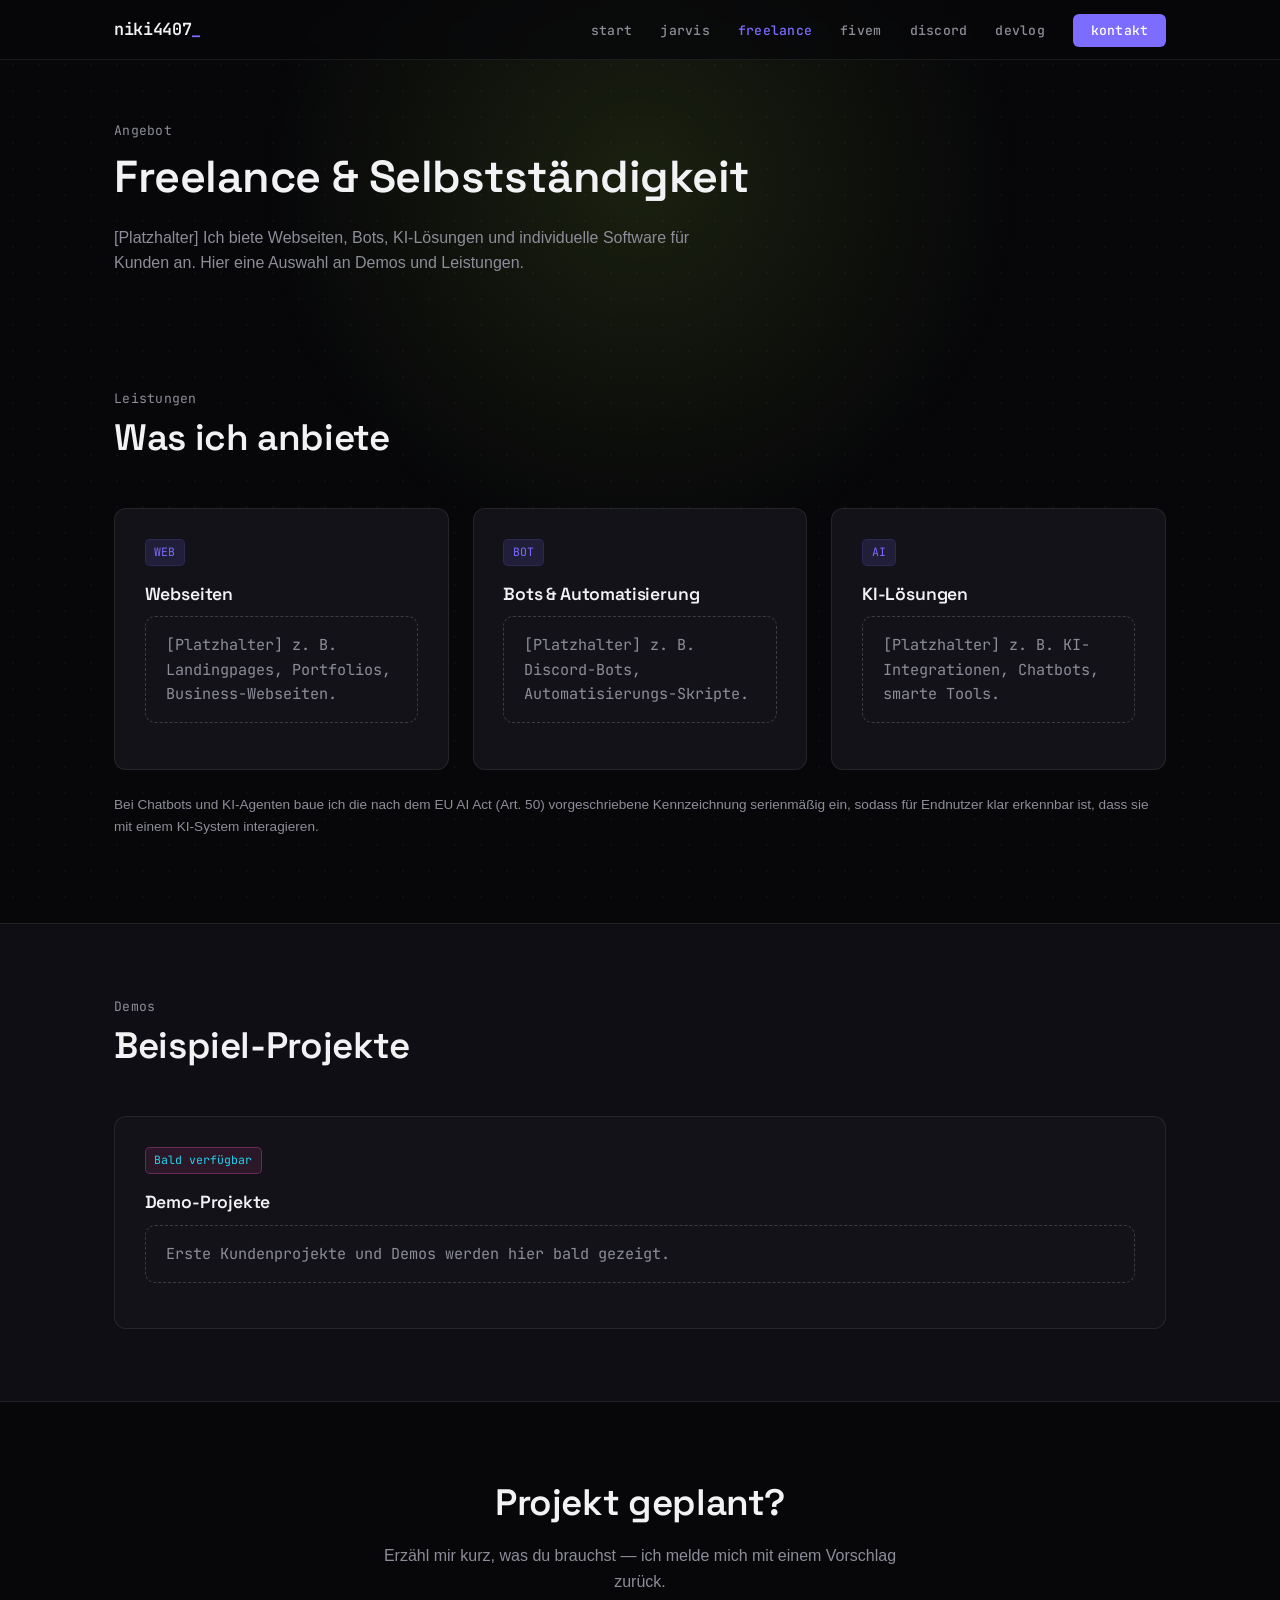
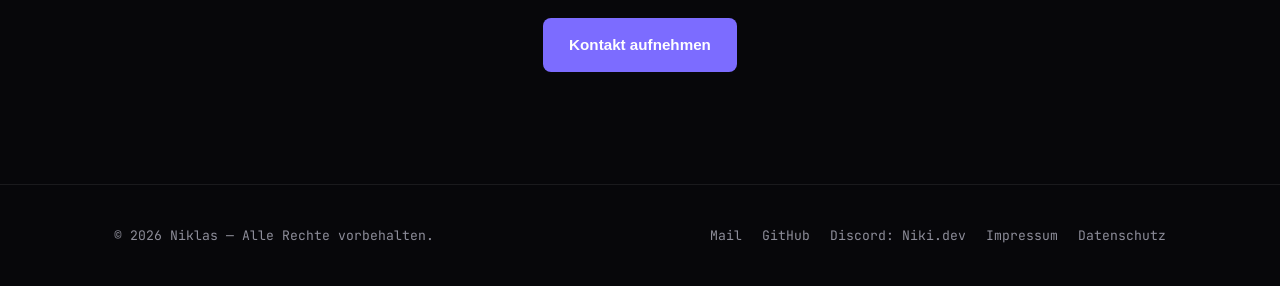
<file: freelance/index.html>
<!doctype html>
<html lang="de">
<head>
  <meta charset="UTF-8" />
  <meta name="viewport" content="width=device-width, initial-scale=1.0" />
  <title>Freelance &amp; Selbstständigkeit — Niklas</title>
  <meta name="description" content="Freelance-Angebot von Niklas: Webseiten, Bots und KI-Lösungen für Kunden." />
  <link rel="canonical" href="https://niki4407.de/freelance/" />
  <meta property="og:type" content="website" />
  <meta property="og:locale" content="de_DE" />
  <meta property="og:title" content="Freelance &amp; Selbstständigkeit — Niklas" />
  <meta property="og:description" content="Freelance-Angebot von Niklas: Webseiten, Bots und KI-Lösungen für Kunden." />
  <meta property="og:url" content="https://niki4407.de/freelance/" />
  <meta property="og:image" content="https://niki4407.de/assets/img/og-cover.png" />
  <meta name="twitter:card" content="summary_large_image" />
  <meta name="twitter:title" content="Freelance &amp; Selbstständigkeit — Niklas" />
  <meta name="twitter:description" content="Freelance-Angebot von Niklas: Webseiten, Bots und KI-Lösungen für Kunden." />
  <meta name="twitter:image" content="https://niki4407.de/assets/img/og-cover.png" />
  <link rel="icon" type="image/png" sizes="512x512" href="/assets/img/favicon-512.png" />
  <link rel="icon" type="image/png" sizes="32x32" href="/assets/img/favicon-32.png" />
  <link rel="icon" type="image/png" sizes="16x16" href="/assets/img/favicon-16.png" />
  <link rel="apple-touch-icon" href="/assets/img/apple-touch-icon.png" />
  <meta http-equiv="Content-Security-Policy" content="default-src 'self'; script-src 'self'; style-src 'self' 'unsafe-inline'; font-src 'self'; img-src 'self' data:; connect-src 'self' https://elwqgmazudvsgsvgpzxz.supabase.co wss://elwqgmazudvsgsvgpzxz.supabase.co; base-uri 'self'; object-src 'none'" />
  <link rel="stylesheet" href="../assets/css/fonts.css?v=20260831b" />
  <link rel="stylesheet" href="../assets/css/style.css?v=20260831b" />
</head>
<body>

  <header class="site-header">
    <div class="nav-inner">
      <a class="brand" href="../index.html">niki4407<span class="blink">_</span></a>
      <button class="nav-toggle" aria-label="Menü öffnen" aria-expanded="false">
        <span></span><span></span><span></span>
      </button>
      <nav class="main-nav">
        <ul>
          <li><a href="../index.html">Start</a></li>
          <li><a href="../jarvis/index.html">Jarvis</a></li>
          <li><a href="index.html" aria-current="page">Freelance</a></li>
          <li><a href="../fivem/index.html">FiveM</a></li>
          <li><a href="../discord/index.html">Discord</a></li>
          <li><a href="../devlog/index.html">Devlog</a></li>
          <li><a href="../index.html#kontakt" class="nav-cta">Kontakt</a></li>
        </ul>
      </nav>
    </div>
  </header>

  <main>
    <section class="page-hero">
      <div class="container">
        <p class="kicker">Angebot</p>
        <h1>Freelance &amp; Selbstständigkeit</h1>
        <p>[Platzhalter] Ich biete Webseiten, Bots, KI-Lösungen und individuelle Software für Kunden an. Hier eine Auswahl an Demos und Leistungen.</p>
      </div>
    </section>

    <section>
      <div class="container">
        <div class="section-heading" data-reveal>
          <p class="kicker">Leistungen</p>
          <h2>Was ich anbiete</h2>
        </div>
        <div class="grid">

          <div class="card" data-reveal>
            <span class="tag">WEB</span>
            <h3>Webseiten</h3>
            <p class="placeholder">[Platzhalter] z. B. Landingpages, Portfolios, Business-Webseiten.</p>
          </div>

          <div class="card" data-reveal>
            <span class="tag">BOT</span>
            <h3>Bots &amp; Automatisierung</h3>
            <p class="placeholder">[Platzhalter] z. B. Discord-Bots, Automatisierungs-Skripte.</p>
          </div>

          <div class="card" data-reveal>
            <span class="tag">AI</span>
            <h3>KI-Lösungen</h3>
            <p class="placeholder">[Platzhalter] z. B. KI-Integrationen, Chatbots, smarte Tools.</p>
          </div>

        </div>
        <p style="color:var(--text-dim);font-size:0.85rem;margin-top:1.5rem;" data-reveal>
          Bei Chatbots und KI-Agenten baue ich die nach dem EU AI Act (Art. 50) vorgeschriebene
          Kennzeichnung serienmäßig ein, sodass für Endnutzer klar erkennbar ist, dass sie mit einem
          KI-System interagieren.
        </p>
      </div>
    </section>

    <section class="alt">
      <div class="container">
        <div class="section-heading" data-reveal>
          <p class="kicker">Demos</p>
          <h2>Beispiel-Projekte</h2>
        </div>
        <div class="grid">

          <div class="card" data-reveal>
            <span class="tag soon">Bald verfügbar</span>
            <h3>Demo-Projekte</h3>
            <p class="placeholder">Erste Kundenprojekte und Demos werden hier bald gezeigt.</p>
          </div>

        </div>
      </div>
    </section>

    <section>
      <div class="container section-heading center" data-reveal>
        <h2>Projekt geplant?</h2>
        <p>Erzähl mir kurz, was du brauchst — ich melde mich mit einem Vorschlag zurück.</p>
        <div class="btn-row" style="margin-top:1.5rem;justify-content:center;">
          <a href="../index.html#kontakt" class="btn btn-primary">Kontakt aufnehmen</a>
        </div>
      </div>
    </section>
  </main>

  <footer class="site-footer">
    <div class="container footer-inner">
      <span>© <span data-year></span> Niklas — Alle Rechte vorbehalten.</span>
      <div class="footer-links">
        <a href="mailto:niklas.scheiper@outlook.de">Mail</a>
        <a href="https://github.com/Niki447" target="_blank" rel="noopener">GitHub</a>
        <span>Discord: Niki.dev</span>
        <a href="../impressum/index.html">Impressum</a>
        <a href="../datenschutz/index.html">Datenschutz</a>
      </div>
    </div>
  </footer>

  <script src="../assets/js/vendor/supabase.js"></script>
  <script src="../assets/js/supabase-config.js?v=20260831b"></script>
  <script src="../assets/js/cloud.js?v=20260831b"></script>
  <script src="../assets/js/site.js?v=20260831b"></script>
</body>
</html>
</file>
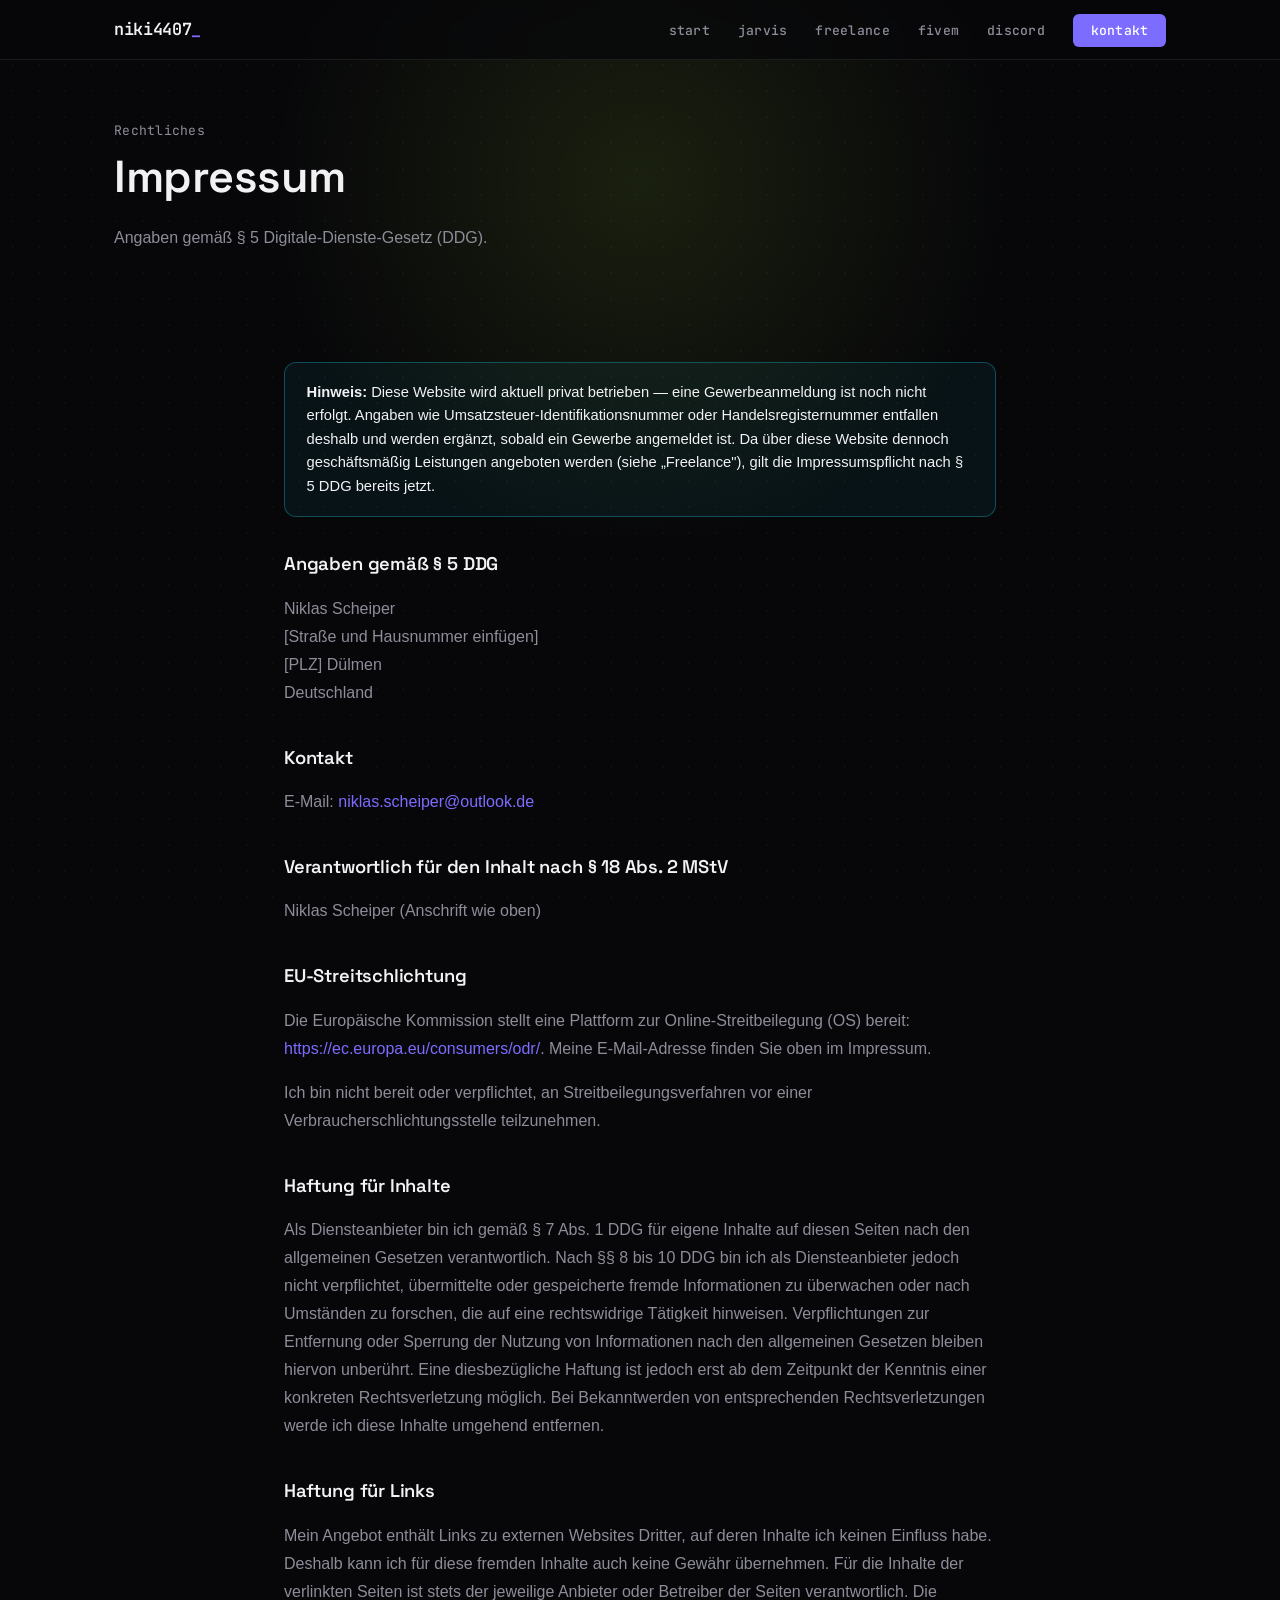
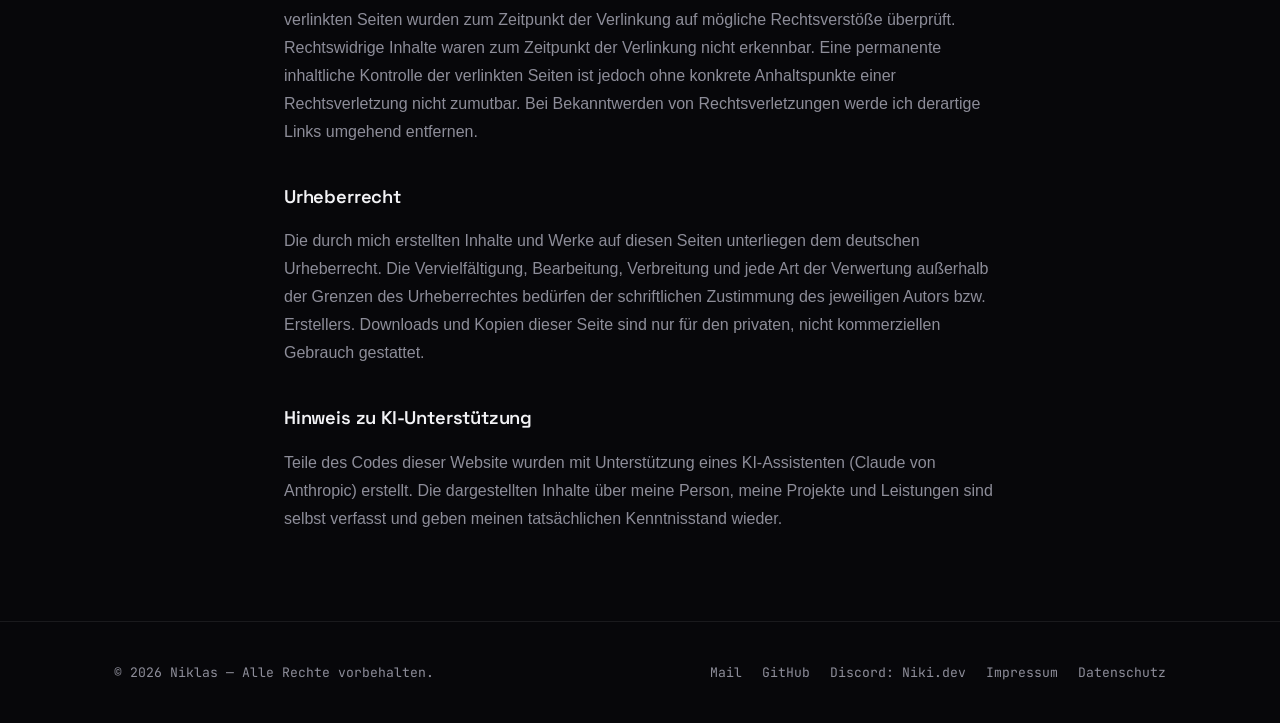
<file: impressum/index.html>
<!doctype html>
<html lang="de">
<head>
  <meta charset="UTF-8" />
  <meta name="viewport" content="width=device-width, initial-scale=1.0" />
  <title>Impressum — Niklas</title>
  <meta name="description" content="Impressum der Website von Niklas gemäß § 5 DDG." />
  <link rel="canonical" href="https://niki4407.de/impressum/" />
  <link rel="icon" type="image/png" sizes="512x512" href="/assets/img/favicon-512.png" />
  <link rel="icon" type="image/png" sizes="32x32" href="/assets/img/favicon-32.png" />
  <link rel="icon" type="image/png" sizes="16x16" href="/assets/img/favicon-16.png" />
  <link rel="apple-touch-icon" href="/assets/img/apple-touch-icon.png" />
  <meta http-equiv="Content-Security-Policy" content="default-src 'self'; script-src 'self'; style-src 'self' 'unsafe-inline'; font-src 'self'; img-src 'self' data:; connect-src 'self'; base-uri 'self'; object-src 'none'" />
  <link rel="stylesheet" href="../assets/css/fonts.css?v=20260831b" />
  <link rel="stylesheet" href="../assets/css/style.css?v=20260831b" />
  <link rel="stylesheet" href="../assets/css/legal.css?v=20260831b" />
</head>
<body>

  <header class="site-header">
    <div class="nav-inner">
      <a class="brand" href="../index.html">niki4407<span class="blink">_</span></a>
      <button class="nav-toggle" aria-label="Menü öffnen" aria-expanded="false">
        <span></span><span></span><span></span>
      </button>
      <nav class="main-nav">
        <ul>
          <li><a href="../index.html">Start</a></li>
          <li><a href="../jarvis/index.html">Jarvis</a></li>
          <li><a href="../freelance/index.html">Freelance</a></li>
          <li><a href="../fivem/index.html">FiveM</a></li>
          <li><a href="../discord/index.html">Discord</a></li>
          <li><a href="../index.html#kontakt" class="nav-cta">Kontakt</a></li>
        </ul>
      </nav>
    </div>
  </header>

  <main>
    <section class="page-hero">
      <div class="container">
        <p class="kicker">Rechtliches</p>
        <h1>Impressum</h1>
        <p>Angaben gemäß § 5 Digitale-Dienste-Gesetz (DDG).</p>
      </div>
    </section>

    <section>
      <div class="container legal-content">

        <div class="callout" data-reveal>
          <strong>Hinweis:</strong> Diese Website wird aktuell privat betrieben — eine Gewerbeanmeldung ist
          noch nicht erfolgt. Angaben wie Umsatzsteuer-Identifikationsnummer oder Handelsregisternummer
          entfallen deshalb und werden ergänzt, sobald ein Gewerbe angemeldet ist. Da über diese Website
          dennoch geschäftsmäßig Leistungen angeboten werden (siehe „Freelance"), gilt die Impressumspflicht
          nach § 5 DDG bereits jetzt.
        </div>

        <h2 data-reveal>Angaben gemäß § 5 DDG</h2>
        <p data-reveal>
          Niklas Scheiper<br />
          [Straße und Hausnummer einfügen]<br />
          [PLZ] Dülmen<br />
          Deutschland
        </p>

        <h2 data-reveal>Kontakt</h2>
        <p data-reveal>
          E-Mail: <a href="mailto:niklas.scheiper@outlook.de">niklas.scheiper@outlook.de</a>
        </p>

        <h2 data-reveal>Verantwortlich für den Inhalt nach § 18 Abs. 2 MStV</h2>
        <p data-reveal>
          Niklas Scheiper (Anschrift wie oben)
        </p>

        <h2 data-reveal>EU-Streitschlichtung</h2>
        <p data-reveal>
          Die Europäische Kommission stellt eine Plattform zur Online-Streitbeilegung (OS) bereit:
          <a href="https://ec.europa.eu/consumers/odr/" target="_blank" rel="noopener">https://ec.europa.eu/consumers/odr/</a>.
          Meine E-Mail-Adresse finden Sie oben im Impressum.
        </p>
        <p data-reveal>
          Ich bin nicht bereit oder verpflichtet, an Streitbeilegungsverfahren vor einer
          Verbraucherschlichtungsstelle teilzunehmen.
        </p>

        <h2 data-reveal>Haftung für Inhalte</h2>
        <p data-reveal>
          Als Diensteanbieter bin ich gemäß § 7 Abs. 1 DDG für eigene Inhalte auf diesen Seiten nach den
          allgemeinen Gesetzen verantwortlich. Nach §§ 8 bis 10 DDG bin ich als Diensteanbieter jedoch nicht
          verpflichtet, übermittelte oder gespeicherte fremde Informationen zu überwachen oder nach Umständen
          zu forschen, die auf eine rechtswidrige Tätigkeit hinweisen. Verpflichtungen zur Entfernung oder
          Sperrung der Nutzung von Informationen nach den allgemeinen Gesetzen bleiben hiervon unberührt.
          Eine diesbezügliche Haftung ist jedoch erst ab dem Zeitpunkt der Kenntnis einer konkreten
          Rechtsverletzung möglich. Bei Bekanntwerden von entsprechenden Rechtsverletzungen werde ich diese
          Inhalte umgehend entfernen.
        </p>

        <h2 data-reveal>Haftung für Links</h2>
        <p data-reveal>
          Mein Angebot enthält Links zu externen Websites Dritter, auf deren Inhalte ich keinen Einfluss habe.
          Deshalb kann ich für diese fremden Inhalte auch keine Gewähr übernehmen. Für die Inhalte der
          verlinkten Seiten ist stets der jeweilige Anbieter oder Betreiber der Seiten verantwortlich. Die
          verlinkten Seiten wurden zum Zeitpunkt der Verlinkung auf mögliche Rechtsverstöße überprüft.
          Rechtswidrige Inhalte waren zum Zeitpunkt der Verlinkung nicht erkennbar. Eine permanente
          inhaltliche Kontrolle der verlinkten Seiten ist jedoch ohne konkrete Anhaltspunkte einer
          Rechtsverletzung nicht zumutbar. Bei Bekanntwerden von Rechtsverletzungen werde ich derartige Links
          umgehend entfernen.
        </p>

        <h2 data-reveal>Urheberrecht</h2>
        <p data-reveal>
          Die durch mich erstellten Inhalte und Werke auf diesen Seiten unterliegen dem deutschen
          Urheberrecht. Die Vervielfältigung, Bearbeitung, Verbreitung und jede Art der Verwertung außerhalb
          der Grenzen des Urheberrechtes bedürfen der schriftlichen Zustimmung des jeweiligen Autors bzw.
          Erstellers. Downloads und Kopien dieser Seite sind nur für den privaten, nicht kommerziellen
          Gebrauch gestattet.
        </p>

        <h2 data-reveal>Hinweis zu KI-Unterstützung</h2>
        <p data-reveal>
          Teile des Codes dieser Website wurden mit Unterstützung eines KI-Assistenten (Claude von Anthropic)
          erstellt. Die dargestellten Inhalte über meine Person, meine Projekte und Leistungen sind selbst
          verfasst und geben meinen tatsächlichen Kenntnisstand wieder.
        </p>

      </div>
    </section>
  </main>

  <footer class="site-footer">
    <div class="container footer-inner">
      <span>© <span data-year></span> Niklas — Alle Rechte vorbehalten.</span>
      <div class="footer-links">
        <a href="mailto:niklas.scheiper@outlook.de">Mail</a>
        <a href="https://github.com/Niki447" target="_blank" rel="noopener">GitHub</a>
        <span>Discord: Niki.dev</span>
        <a href="../impressum/index.html" aria-current="page">Impressum</a>
        <a href="../datenschutz/index.html">Datenschutz</a>
      </div>
    </div>
  </footer>

  <script src="../assets/js/site.js?v=20260831b"></script>
</body>
</html>
</file>
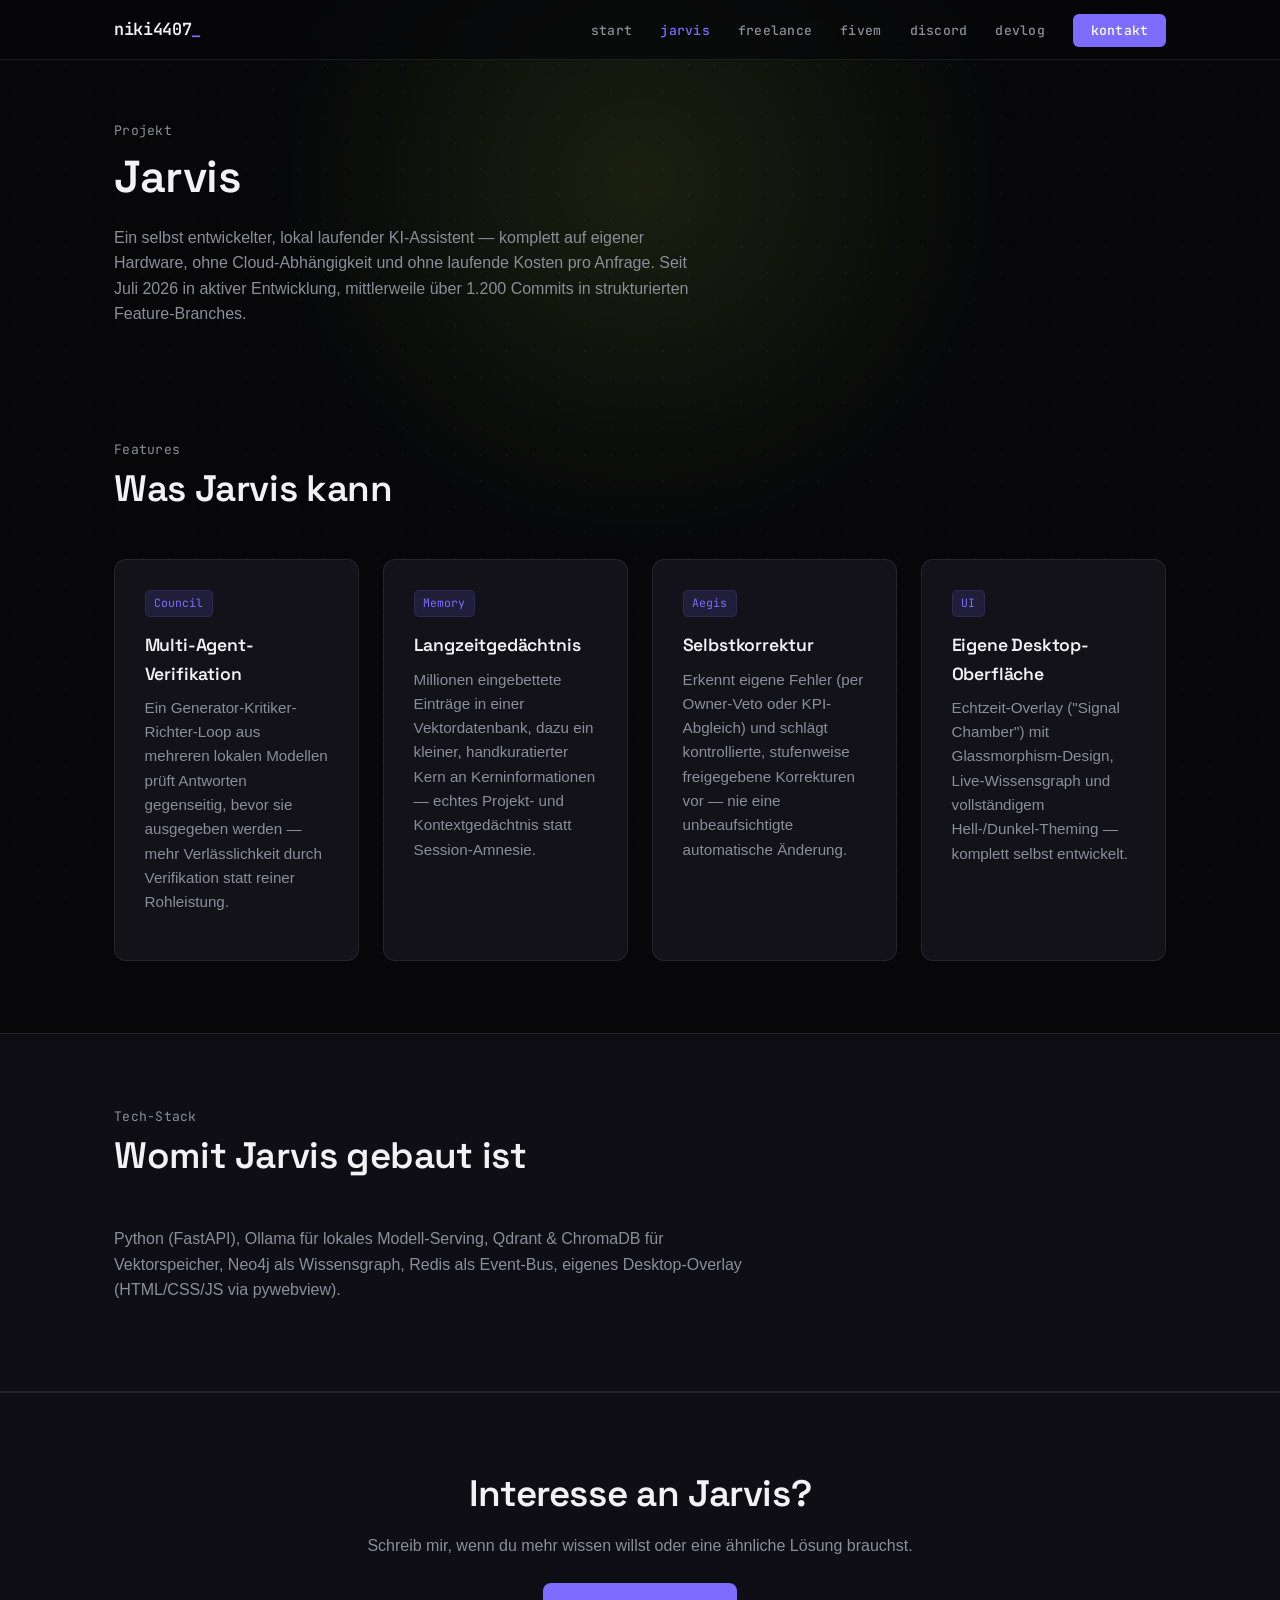
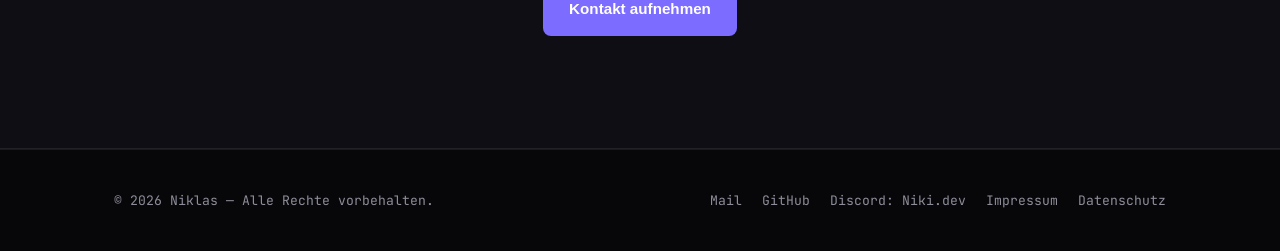
<file: jarvis/index.html>
<!doctype html>
<html lang="de">
<head>
  <meta charset="UTF-8" />
  <meta name="viewport" content="width=device-width, initial-scale=1.0" />
  <title>Jarvis — Niklas</title>
  <meta name="description" content="Jarvis — ein selbst entwickelter, lokal laufender KI-Assistent von Niklas." />
  <link rel="canonical" href="https://niki4407.de/jarvis/" />
  <meta property="og:type" content="website" />
  <meta property="og:locale" content="de_DE" />
  <meta property="og:title" content="Jarvis — Niklas" />
  <meta property="og:description" content="Jarvis — ein selbst entwickelter, lokal laufender KI-Assistent von Niklas." />
  <meta property="og:url" content="https://niki4407.de/jarvis/" />
  <meta property="og:image" content="https://niki4407.de/assets/img/og-cover.png" />
  <meta name="twitter:card" content="summary_large_image" />
  <meta name="twitter:title" content="Jarvis — Niklas" />
  <meta name="twitter:description" content="Jarvis — ein selbst entwickelter, lokal laufender KI-Assistent von Niklas." />
  <meta name="twitter:image" content="https://niki4407.de/assets/img/og-cover.png" />
  <link rel="icon" type="image/png" sizes="512x512" href="/assets/img/favicon-512.png" />
  <link rel="icon" type="image/png" sizes="32x32" href="/assets/img/favicon-32.png" />
  <link rel="icon" type="image/png" sizes="16x16" href="/assets/img/favicon-16.png" />
  <link rel="apple-touch-icon" href="/assets/img/apple-touch-icon.png" />
  <meta http-equiv="Content-Security-Policy" content="default-src 'self'; script-src 'self'; style-src 'self' 'unsafe-inline'; font-src 'self'; img-src 'self' data:; connect-src 'self' https://elwqgmazudvsgsvgpzxz.supabase.co wss://elwqgmazudvsgsvgpzxz.supabase.co; base-uri 'self'; object-src 'none'" />
  <link rel="stylesheet" href="../assets/css/fonts.css?v=20260831b" />
  <link rel="stylesheet" href="../assets/css/style.css?v=20260831b" />
</head>
<body>

  <header class="site-header">
    <div class="nav-inner">
      <a class="brand" href="../index.html">niki4407<span class="blink">_</span></a>
      <button class="nav-toggle" aria-label="Menü öffnen" aria-expanded="false">
        <span></span><span></span><span></span>
      </button>
      <nav class="main-nav">
        <ul>
          <li><a href="../index.html">Start</a></li>
          <li><a href="index.html" aria-current="page">Jarvis</a></li>
          <li><a href="../freelance/index.html">Freelance</a></li>
          <li><a href="../fivem/index.html">FiveM</a></li>
          <li><a href="../discord/index.html">Discord</a></li>
          <li><a href="../devlog/index.html">Devlog</a></li>
          <li><a href="../index.html#kontakt" class="nav-cta">Kontakt</a></li>
        </ul>
      </nav>
    </div>
  </header>

  <main>
    <section class="page-hero">
      <div class="container">
        <p class="kicker">Projekt</p>
        <h1>Jarvis</h1>
        <p>Ein selbst entwickelter, lokal laufender KI-Assistent — komplett auf eigener Hardware, ohne Cloud-Abhängigkeit und ohne laufende Kosten pro Anfrage. Seit Juli 2026 in aktiver Entwicklung, mittlerweile über 1.200 Commits in strukturierten Feature-Branches.</p>
      </div>
    </section>

    <section>
      <div class="container">
        <div class="section-heading" data-reveal>
          <p class="kicker">Features</p>
          <h2>Was Jarvis kann</h2>
        </div>
        <div class="grid">

          <div class="card" data-reveal>
            <span class="tag">Council</span>
            <h3>Multi-Agent-Verifikation</h3>
            <p>Ein Generator-Kritiker-Richter-Loop aus mehreren lokalen Modellen prüft Antworten gegenseitig, bevor sie ausgegeben werden — mehr Verlässlichkeit durch Verifikation statt reiner Rohleistung.</p>
          </div>

          <div class="card" data-reveal>
            <span class="tag">Memory</span>
            <h3>Langzeitgedächtnis</h3>
            <p>Millionen eingebettete Einträge in einer Vektordatenbank, dazu ein kleiner, handkuratierter Kern an Kerninformationen — echtes Projekt- und Kontextgedächtnis statt Session-Amnesie.</p>
          </div>

          <div class="card" data-reveal>
            <span class="tag">Aegis</span>
            <h3>Selbstkorrektur</h3>
            <p>Erkennt eigene Fehler (per Owner-Veto oder KPI-Abgleich) und schlägt kontrollierte, stufenweise freigegebene Korrekturen vor — nie eine unbeaufsichtigte automatische Änderung.</p>
          </div>

          <div class="card" data-reveal>
            <span class="tag">UI</span>
            <h3>Eigene Desktop-Oberfläche</h3>
            <p>Echtzeit-Overlay ("Signal Chamber") mit Glassmorphism-Design, Live-Wissensgraph und vollständigem Hell-/Dunkel-Theming — komplett selbst entwickelt.</p>
          </div>

        </div>
      </div>
    </section>

    <section class="alt">
      <div class="container">
        <div class="section-heading" data-reveal>
          <p class="kicker">Tech-Stack</p>
          <h2>Womit Jarvis gebaut ist</h2>
        </div>
        <p style="color:var(--text-dim);max-width:640px;" data-reveal>
          Python (FastAPI), Ollama für lokales Modell-Serving, Qdrant &amp; ChromaDB für Vektorspeicher,
          Neo4j als Wissensgraph, Redis als Event-Bus, eigenes Desktop-Overlay (HTML/CSS/JS via pywebview).
        </p>
      </div>
    </section>

    <section class="alt">
      <div class="container section-heading center" data-reveal>
        <h2>Interesse an Jarvis?</h2>
        <p>Schreib mir, wenn du mehr wissen willst oder eine ähnliche Lösung brauchst.</p>
        <div class="btn-row" style="margin-top:1.5rem;justify-content:center;">
          <a href="../index.html#kontakt" class="btn btn-primary">Kontakt aufnehmen</a>
        </div>
      </div>
    </section>
  </main>

  <footer class="site-footer">
    <div class="container footer-inner">
      <span>© <span data-year></span> Niklas — Alle Rechte vorbehalten.</span>
      <div class="footer-links">
        <a href="mailto:niklas.scheiper@outlook.de">Mail</a>
        <a href="https://github.com/Niki447" target="_blank" rel="noopener">GitHub</a>
        <span>Discord: Niki.dev</span>
        <a href="../impressum/index.html">Impressum</a>
        <a href="../datenschutz/index.html">Datenschutz</a>
      </div>
    </div>
  </footer>

  <script src="../assets/js/vendor/supabase.js"></script>
  <script src="../assets/js/supabase-config.js?v=20260831b"></script>
  <script src="../assets/js/cloud.js?v=20260831b"></script>
  <script src="../assets/js/site.js?v=20260831b"></script>
</body>
</html>
</file>
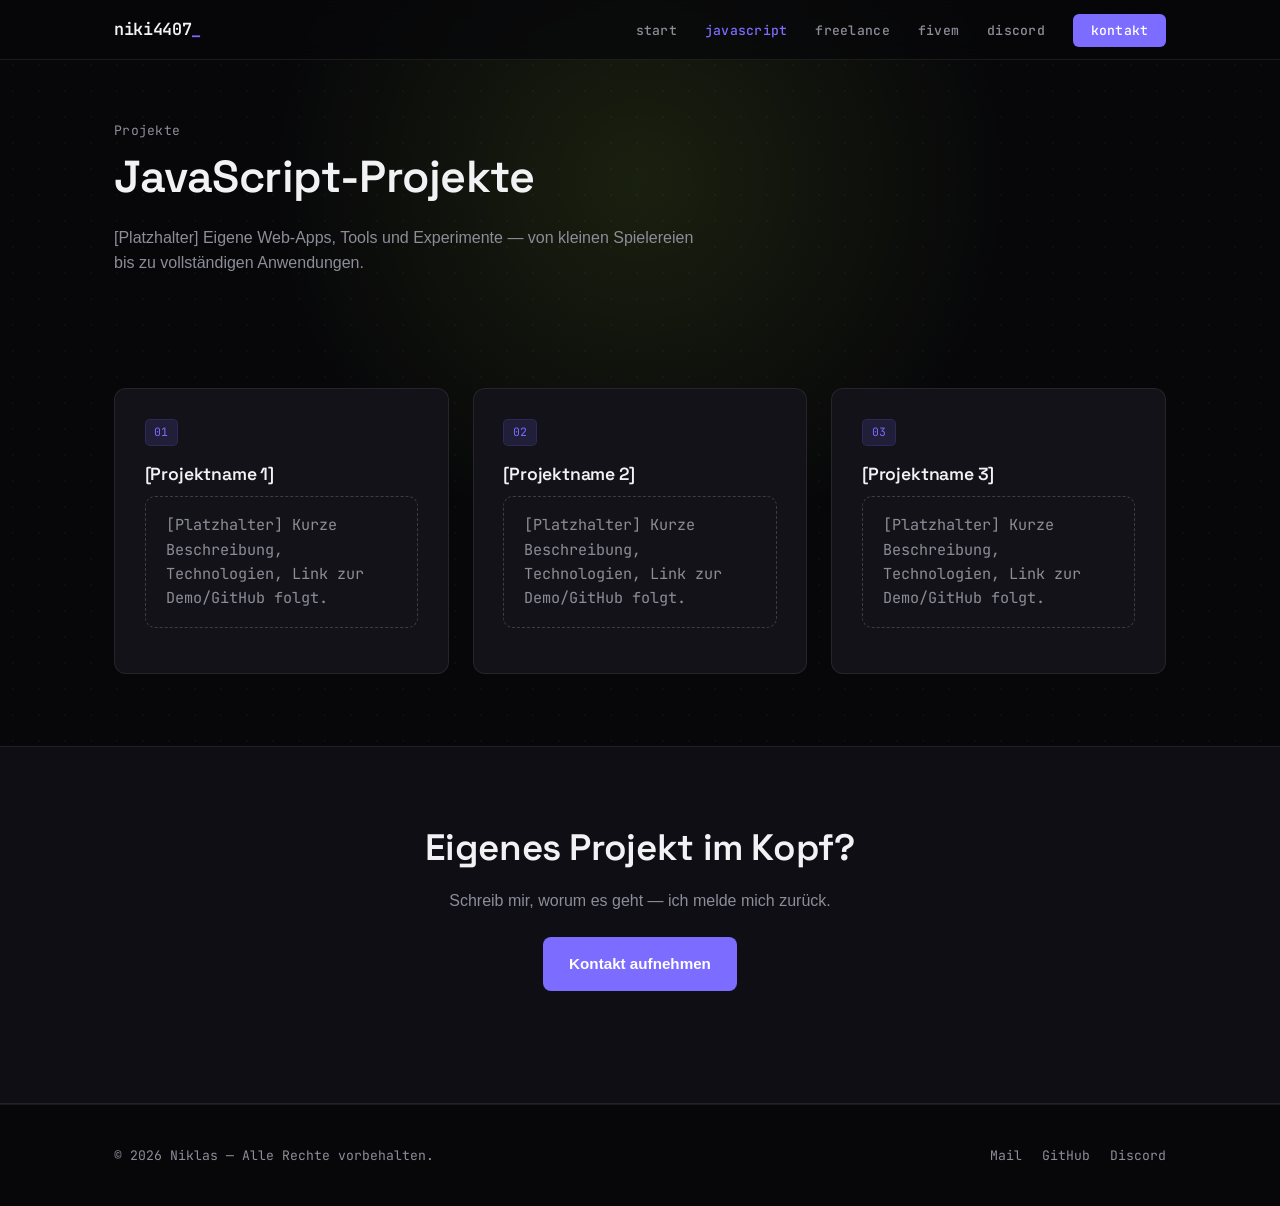
<file: javascript/index.html>
<!doctype html>
<html lang="de">
<head>
  <meta charset="UTF-8" />
  <meta name="viewport" content="width=device-width, initial-scale=1.0" />
  <title>JavaScript-Projekte — Niklas</title>
  <meta name="description" content="JavaScript-Projekte, Tools und Web-Apps von Niklas." />
  <link rel="stylesheet" href="https://fonts.googleapis.com/css2?family=Space+Grotesk:wght@500;600;700&family=JetBrains+Mono:wght@400;500;600&display=swap" />
  <link rel="stylesheet" href="../assets/css/style.css" />
</head>
<body>

  <header class="site-header">
    <div class="nav-inner">
      <a class="brand" href="../index.html">niki4407<span class="blink">_</span></a>
      <nav class="main-nav">
        <ul>
          <li><a href="../index.html">Start</a></li>
          <li><a href="index.html" aria-current="page">JavaScript</a></li>
          <li><a href="../freelance/index.html">Freelance</a></li>
          <li><a href="../fivem/index.html">FiveM</a></li>
          <li><a href="../discord/index.html">Discord</a></li>
          <li><a href="../index.html#kontakt" class="nav-cta">Kontakt</a></li>
        </ul>
      </nav>
    </div>
  </header>

  <main>
    <section class="page-hero">
      <div class="container">
        <p class="kicker">Projekte</p>
        <h1>JavaScript-Projekte</h1>
        <p>[Platzhalter] Eigene Web-Apps, Tools und Experimente — von kleinen Spielereien bis zu vollständigen Anwendungen.</p>
      </div>
    </section>

    <section>
      <div class="container">
        <div class="grid">

          <div class="card" data-reveal>
            <span class="tag">01</span>
            <h3>[Projektname 1]</h3>
            <p class="placeholder">[Platzhalter] Kurze Beschreibung, Technologien, Link zur Demo/GitHub folgt.</p>
          </div>

          <div class="card" data-reveal>
            <span class="tag">02</span>
            <h3>[Projektname 2]</h3>
            <p class="placeholder">[Platzhalter] Kurze Beschreibung, Technologien, Link zur Demo/GitHub folgt.</p>
          </div>

          <div class="card" data-reveal>
            <span class="tag">03</span>
            <h3>[Projektname 3]</h3>
            <p class="placeholder">[Platzhalter] Kurze Beschreibung, Technologien, Link zur Demo/GitHub folgt.</p>
          </div>

        </div>
      </div>
    </section>

    <section class="alt">
      <div class="container section-heading center" data-reveal>
        <h2>Eigenes Projekt im Kopf?</h2>
        <p>Schreib mir, worum es geht — ich melde mich zurück.</p>
        <div class="btn-row" style="margin-top:1.5rem;justify-content:center;">
          <a href="../index.html#kontakt" class="btn btn-primary">Kontakt aufnehmen</a>
        </div>
      </div>
    </section>
  </main>

  <footer class="site-footer">
    <div class="container footer-inner">
      <span>© <span data-year></span> Niklas — Alle Rechte vorbehalten.</span>
      <div class="footer-links">
        <a href="mailto:niklasscheiper@gmail.com">Mail</a>
        <a href="#">GitHub</a>
        <a href="#">Discord</a>
      </div>
    </div>
  </footer>

  <script src="../assets/js/site.js"></script>
</body>
</html>
</file>
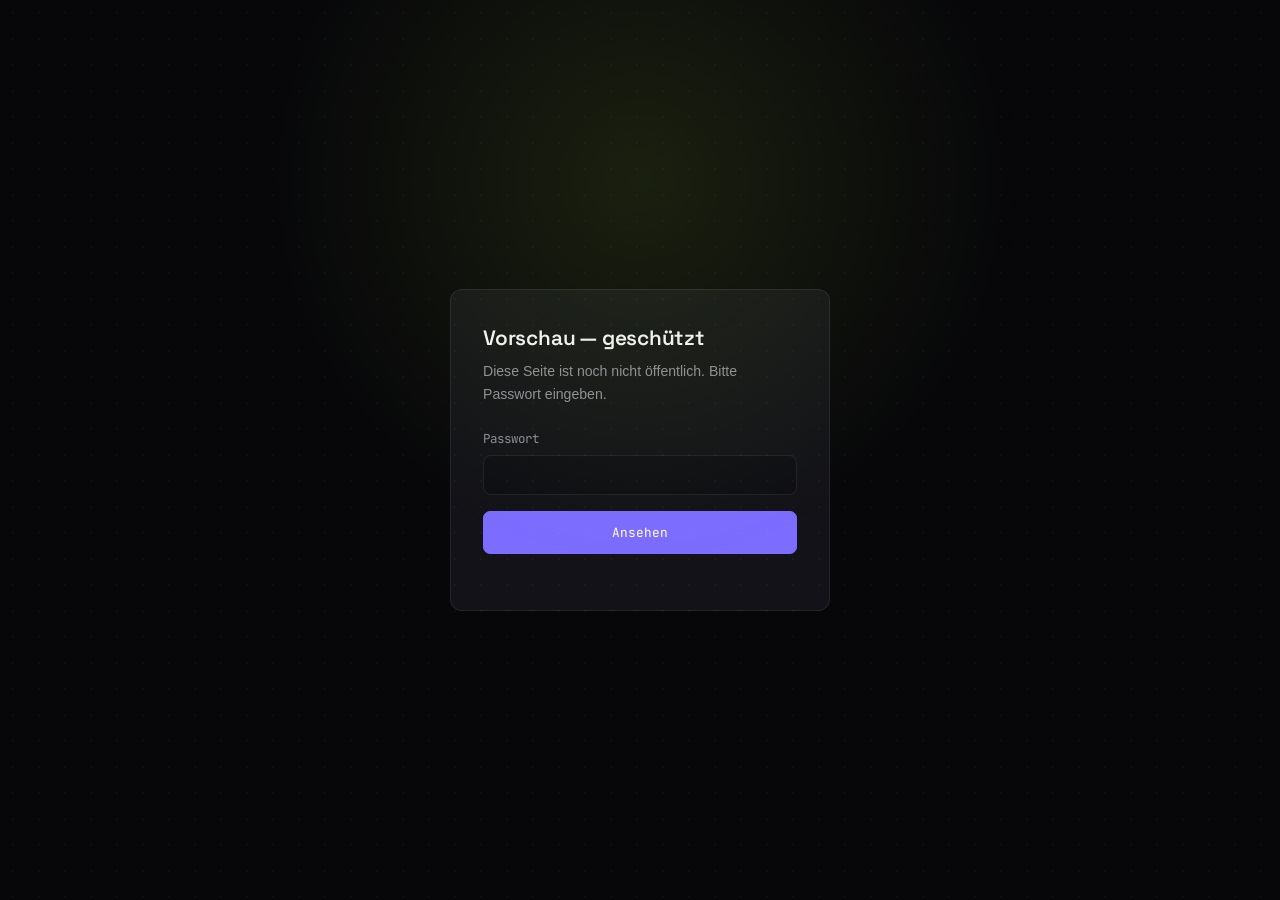
<file: preview-beispiel/index.html>
<!doctype html>
<html lang="de">
<head>
  <meta charset="UTF-8" />
  <meta name="viewport" content="width=device-width, initial-scale=1.0" />
  <meta name="robots" content="noindex, nofollow" />
  <title>Vorschau — Niklas</title>
  <link rel="icon" type="image/png" sizes="512x512" href="/assets/img/favicon-512.png" />
  <meta http-equiv="Content-Security-Policy" content="default-src 'self'; script-src 'self'; style-src 'self' 'unsafe-inline'; font-src 'self'; img-src 'self' data:; connect-src 'self' https://elwqgmazudvsgsvgpzxz.supabase.co wss://elwqgmazudvsgsvgpzxz.supabase.co; base-uri 'self'; object-src 'none'" />
  <link rel="stylesheet" href="../assets/css/fonts.css?v=20260831b" />
  <link rel="stylesheet" href="../assets/css/style.css?v=20260831b" />
  <link rel="stylesheet" href="../assets/css/admin.css?v=20260831b" />
</head>
<body class="admin-body">

  <!-- Sperr-Overlay: wird eingeblendet, solange kein gültiges Passwort eingegeben wurde -->
  <div class="login-wrap" id="preview-gate-overlay">
    <div class="login-card">
      <h1>Vorschau — geschützt</h1>
      <p class="sub">Diese Seite ist noch nicht öffentlich. Bitte Passwort eingeben.</p>
      <form id="preview-gate-form">
        <div class="field">
          <label for="preview-gate-input">Passwort</label>
          <input type="password" id="preview-gate-input" required />
        </div>
        <button type="submit" class="btn-small primary" style="width:100%;padding:0.75rem;">Ansehen</button>
        <p class="form-error" id="preview-gate-error"></p>
      </form>
    </div>
  </div>

  <!-- Eigentlicher Seiteninhalt: hier den Entwurf reinbauen, bleibt bis zur Freigabe versteckt -->
  <div id="preview-content" hidden>
    <header class="site-header">
      <div class="nav-inner">
        <a class="brand" href="../index.html">niki4407<span class="blink">_</span></a>
      </div>
    </header>
    <main>
      <section class="page-hero">
        <div class="container">
          <p class="kicker">Vorschau</p>
          <h1>Beispiel-Vorschauseite</h1>
          <p>
            Das ist eine Vorlage. Kopier diesen Ordner, füll den Bereich unten mit dem echten
            Entwurfsinhalt und verlinke den neuen Ordner-Namen niemandem, außer den Leuten, die die
            Vorschau sehen sollen. Das Passwort setzt du im Admin-Dashboard unter „Einstellungen".
          </p>
        </div>
      </section>
    </main>
  </div>

  <script src="../assets/js/vendor/supabase.js"></script>
  <script src="../assets/js/supabase-config.js?v=20260831b"></script>
  <script src="../assets/js/preview-gate.js?v=20260831b"></script>
</body>
</html>
</file>
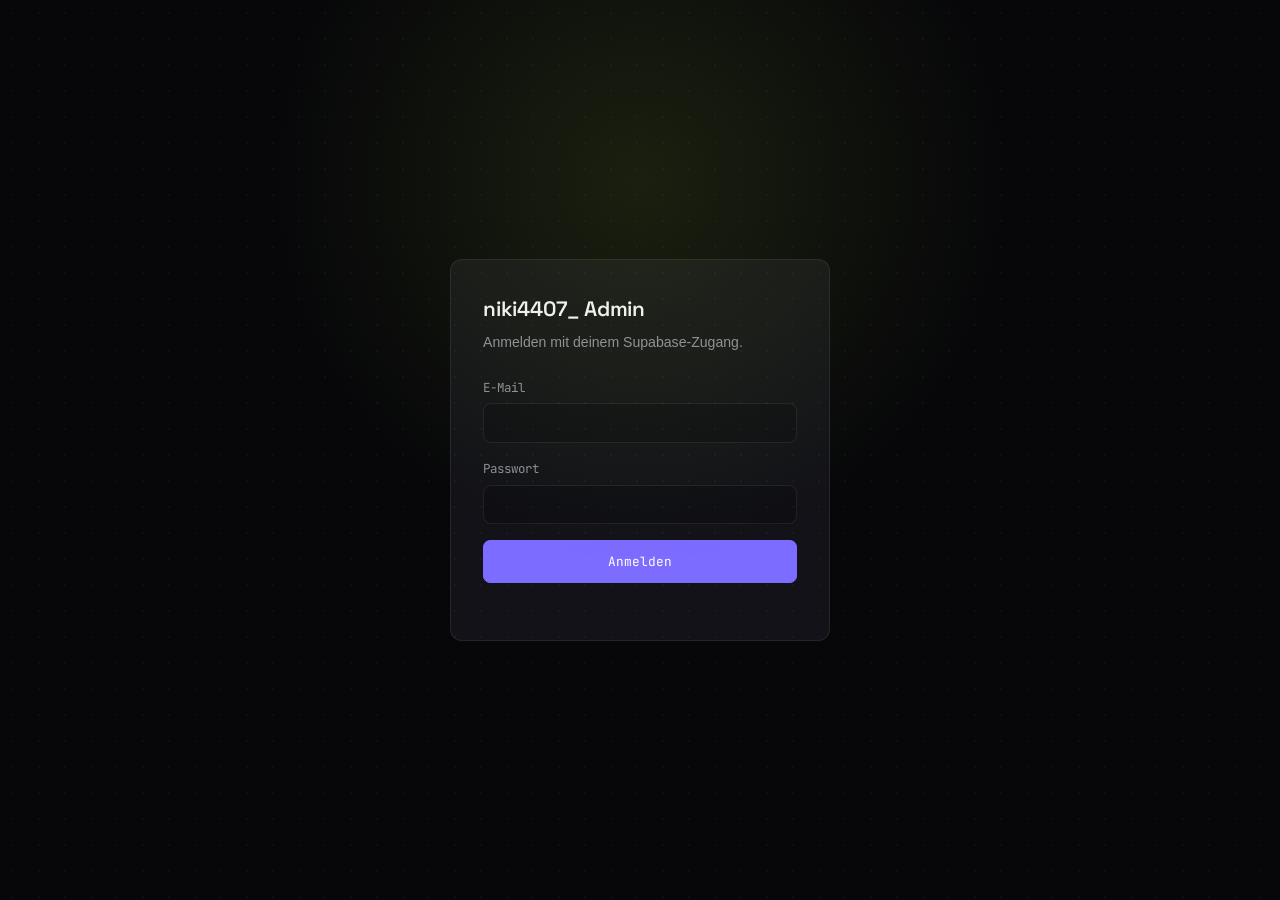
<file: admin.html>
<!doctype html>
<html lang="de">
<head>
  <meta charset="UTF-8" />
  <meta name="viewport" content="width=device-width, initial-scale=1.0" />
  <meta name="robots" content="noindex, nofollow" />
  <title>Admin — niki4407</title>
  <link rel="icon" type="image/png" sizes="512x512" href="/assets/img/favicon-512.png" />
  <link rel="icon" type="image/png" sizes="32x32" href="/assets/img/favicon-32.png" />
  <link rel="icon" type="image/png" sizes="16x16" href="/assets/img/favicon-16.png" />
  <link rel="apple-touch-icon" href="/assets/img/apple-touch-icon.png" />
  <meta http-equiv="Content-Security-Policy" content="default-src 'self'; script-src 'self'; style-src 'self' 'unsafe-inline'; font-src 'self'; img-src 'self' data:; connect-src 'self' https://elwqgmazudvsgsvgpzxz.supabase.co wss://elwqgmazudvsgsvgpzxz.supabase.co; base-uri 'self'; object-src 'none'; form-action 'self'" />
  <link rel="stylesheet" href="assets/css/fonts.css?v=20260831b" />
  <link rel="stylesheet" href="assets/css/style.css?v=20260831b" />
  <link rel="stylesheet" href="assets/css/admin.css?v=20260831b" />
</head>
<body class="admin-body">

  <!-- LOGIN -->
  <div class="login-wrap" id="login-view">
    <div class="login-card">
      <h1>niki4407<span class="blink font-mono">_</span> Admin</h1>
      <p class="sub">Anmelden mit deinem Supabase-Zugang.</p>
      <form id="login-form">
        <div class="field">
          <label for="login-email">E-Mail</label>
          <input type="email" id="login-email" required autocomplete="username" />
        </div>
        <div class="field">
          <label for="login-password">Passwort</label>
          <input type="password" id="login-password" required autocomplete="current-password" />
        </div>
        <button type="submit" class="btn-small primary" style="width:100%;padding:0.75rem;">Anmelden</button>
        <p class="form-error" id="login-error"></p>
      </form>
    </div>
  </div>

  <!-- 2FA EINRICHTEN (einmalig, beim allerersten Login) -->
  <div class="login-wrap" id="mfa-enroll-view" hidden>
    <div class="login-card" style="max-width:420px;">
      <h1>Zwei-Faktor-Login einrichten</h1>
      <p class="sub">Scanne den QR-Code mit einer Authenticator-App (z. B. Google Authenticator, Authy, Microsoft Authenticator) und bestätige mit dem angezeigten 6-stelligen Code. Danach ist das für jeden zukünftigen Login nötig.</p>
      <div style="text-align:center;margin-bottom:1rem;">
        <img id="mfa-qr" alt="QR-Code für Authenticator-App" style="width:180px;height:180px;background:#fff;border-radius:8px;padding:0.5rem;" />
      </div>
      <div class="field">
        <label>Manueller Code (falls Scannen nicht klappt)</label>
        <input type="text" id="mfa-secret" readonly style="font-family:var(--font-mono);font-size:0.8rem;" />
      </div>
      <form id="mfa-enroll-form">
        <div class="field">
          <label for="mfa-enroll-code">6-stelliger Code aus der App</label>
          <input type="text" id="mfa-enroll-code" inputmode="numeric" pattern="[0-9]*" maxlength="6" required autocomplete="one-time-code" />
        </div>
        <button type="submit" class="btn-small primary" style="width:100%;padding:0.75rem;">Bestätigen &amp; aktivieren</button>
        <p class="form-error" id="mfa-enroll-error"></p>
      </form>
    </div>
  </div>

  <!-- 2FA CODE ABFRAGEN (bei jedem Login) -->
  <div class="login-wrap" id="mfa-challenge-view" hidden>
    <div class="login-card">
      <h1>Zwei-Faktor-Code</h1>
      <p class="sub">Gib den 6-stelligen Code aus deiner Authenticator-App ein.</p>
      <form id="mfa-challenge-form">
        <div class="field">
          <label for="mfa-challenge-code">Code</label>
          <input type="text" id="mfa-challenge-code" inputmode="numeric" pattern="[0-9]*" maxlength="6" required autocomplete="one-time-code" />
        </div>
        <button type="submit" class="btn-small primary" style="width:100%;padding:0.75rem;">Bestätigen</button>
        <p class="form-error" id="mfa-challenge-error"></p>
      </form>
    </div>
  </div>

  <!-- DASHBOARD -->
  <div class="admin-shell" id="dashboard-view" hidden>
    <div class="admin-header">
      <h1>Admin-Dashboard</h1>
      <div style="display:flex;align-items:center;gap:1rem;">
        <span class="whoami" id="whoami"></span>
        <button class="btn-small" id="logout-btn">Abmelden</button>
      </div>
    </div>

    <div class="tabs">
      <button class="tab-btn active" data-tab="visitors">Live-Besucher</button>
      <button class="tab-btn" data-tab="stats">Statistiken</button>
      <button class="tab-btn" data-tab="messages">Nachrichten</button>
      <button class="tab-btn" data-tab="devlog">Devlog</button>
      <button class="tab-btn" data-tab="tools">Tools</button>
      <button class="tab-btn" data-tab="settings">Einstellungen</button>
    </div>

    <!-- Live-Besucher -->
    <div class="tab-panel active" id="panel-visitors">
      <div class="panel-head">
        <h2>Gerade online: <span id="visitor-count">0</span></h2>
        <button class="refresh-btn" id="visitor-refresh">Aktualisieren</button>
      </div>
      <ul class="visitor-list" id="visitor-list">
        <li class="empty-note">Lade…</li>
      </ul>
    </div>

    <!-- Statistiken -->
    <div class="tab-panel" id="panel-stats">
      <div class="panel-head">
        <h2>Statistiken (letzte 1000 Aufrufe)</h2>
        <button class="refresh-btn" id="stats-refresh">Aktualisieren</button>
      </div>
      <div class="stat-grid">
        <div class="stat-tile"><div class="num" id="stat-total">–</div><div class="label">Aufrufe gesamt</div></div>
        <div class="stat-tile"><div class="num" id="stat-24h">–</div><div class="label">Letzte 24 Std.</div></div>
        <div class="stat-tile"><div class="num" id="stat-pages">–</div><div class="label">Unterseiten</div></div>
        <div class="stat-tile"><div class="num" id="stat-messages">–</div><div class="label">Neue Nachrichten</div></div>
      </div>

      <h3 style="font-size:0.95rem;margin:1.5rem 0 0.75rem;">Verlauf (letzte 14 Tage)</h3>
      <div id="visits-chart" class="chart-wrap"></div>

      <h3 style="font-size:0.95rem;margin:1.5rem 0 0.75rem;">Aufrufe pro Seite</h3>
      <div class="table-wrap">
        <table class="admin-table">
          <thead><tr><th>Seite</th><th>Aufrufe</th></tr></thead>
          <tbody id="pages-table"><tr><td colspan="2" class="empty-note">Lade…</td></tr></tbody>
        </table>
      </div>

      <h3 style="font-size:0.95rem;margin:1.5rem 0 0.75rem;">Herkunft der Besucher</h3>
      <div class="table-wrap">
        <table class="admin-table">
          <thead><tr><th>Quelle</th><th>Besuche</th></tr></thead>
          <tbody id="referrer-table"><tr><td colspan="2" class="empty-note">Lade…</td></tr></tbody>
        </table>
      </div>
    </div>

    <!-- Nachrichten -->
    <div class="tab-panel" id="panel-messages">
      <div class="panel-head">
        <h2>Kontaktanfragen</h2>
        <button class="refresh-btn" id="messages-refresh">Aktualisieren</button>
      </div>
      <div class="table-wrap">
        <table class="admin-table">
          <thead><tr><th>Datum</th><th>Von</th><th>Nachricht</th><th>Notiz</th><th>Status</th><th>Aktionen</th></tr></thead>
          <tbody id="messages-table"><tr><td colspan="6" class="empty-note">Lade…</td></tr></tbody>
        </table>
      </div>
    </div>

    <!-- Devlog -->
    <div class="tab-panel" id="panel-devlog">
      <div class="panel-head">
        <h2>Devlog-Einträge</h2>
        <button class="refresh-btn" id="devlog-refresh">Aktualisieren</button>
      </div>

      <div class="settings-card">
        <h3 id="devlog-form-title">Neuer Eintrag</h3>
        <input type="hidden" id="devlog-edit-id" value="" />
        <div class="field">
          <label for="devlog-title">Titel</label>
          <input type="text" id="devlog-title" />
        </div>
        <div class="field">
          <label for="devlog-content">Text</label>
          <textarea id="devlog-content" style="min-height:140px;"></textarea>
        </div>
        <div class="toggle-row">
          <label class="switch">
            <input type="checkbox" id="devlog-published" />
            <span class="slider"></span>
          </label>
          <span style="font-size:0.9rem;color:var(--text-dim);">Veröffentlicht (auf /devlog/ sichtbar)</span>
        </div>
        <div style="display:flex;gap:0.6rem;">
          <button class="btn-small primary" id="devlog-save">Speichern</button>
          <button class="btn-small" id="devlog-cancel-edit" hidden>Abbrechen</button>
        </div>
        <p class="form-success" id="devlog-form-msg"></p>
      </div>

      <div class="table-wrap">
        <table class="admin-table">
          <thead><tr><th>Titel</th><th>Status</th><th>Datum</th><th>Aktionen</th></tr></thead>
          <tbody id="devlog-table"><tr><td colspan="4" class="empty-note">Lade…</td></tr></tbody>
        </table>
      </div>
    </div>

    <!-- Tools -->
    <div class="tab-panel" id="panel-tools">
      <div class="panel-head">
        <h2>QR-Code-Generator</h2>
      </div>
      <div class="settings-card">
        <div class="field">
          <label for="qr-input">URL oder Text</label>
          <input type="text" id="qr-input" value="https://niki4407.de" />
        </div>
        <button class="btn-small primary" id="qr-generate">QR-Code erzeugen</button>
        <div id="qr-output" style="margin-top:1.25rem;background:#fff;padding:1rem;border-radius:8px;display:inline-block;"></div>
      </div>
    </div>

    <!-- Einstellungen -->
    <div class="tab-panel" id="panel-settings">
      <div class="panel-head">
        <h2>Inhalte &amp; Verfügbarkeit</h2>
      </div>

      <div class="settings-card">
        <h3>Verfügbarkeit</h3>
        <div class="toggle-row">
          <label class="switch">
            <input type="checkbox" id="avail-toggle" />
            <span class="slider"></span>
          </label>
          <span style="font-size:0.9rem;color:var(--text-dim);">Verfügbar für neue Projekte anzeigen</span>
        </div>
        <div class="field">
          <label for="avail-note">Badge-Text</label>
          <input type="text" id="avail-note" placeholder="z. B. Aktuell verfügbar für neue Projekte" />
        </div>
        <button class="btn-small primary" id="save-availability">Speichern</button>
        <p class="form-success" id="save-availability-msg"></p>
      </div>

      <div class="settings-card">
        <h3>Hero-Text (Startseite)</h3>
        <div class="field">
          <label for="hero-lead-text">Kurzer Claim unter der Überschrift</label>
          <textarea id="hero-lead-text"></textarea>
        </div>
        <button class="btn-small primary" id="save-hero-lead">Speichern</button>
        <p class="form-success" id="save-hero-lead-msg"></p>
      </div>

      <div class="settings-card">
        <h3>Über-mich-Text (erster Absatz)</h3>
        <div class="field">
          <label for="about-p1-text">Text</label>
          <textarea id="about-p1-text" style="min-height:130px;"></textarea>
        </div>
        <button class="btn-small primary" id="save-about-p1">Speichern</button>
        <p class="form-success" id="save-about-p1-msg"></p>
      </div>

      <div class="settings-card">
        <h3>Preview-Passwort (für unfertige Projektseiten)</h3>
        <p style="color:var(--text-dim);font-size:0.85rem;margin-top:-0.5rem;">
          Mit diesem Passwort lassen sich Entwurfsseiten sperren, die noch nicht öffentlich sein sollen
          (Vorlage: <code>/preview-beispiel/</code>).
        </p>
        <div class="field">
          <label for="preview-password">Neues Passwort setzen</label>
          <input type="text" id="preview-password" autocomplete="off" />
        </div>
        <button class="btn-small primary" id="save-preview-password">Passwort setzen</button>
        <p class="form-success" id="save-preview-password-msg"></p>
      </div>

      <div class="settings-card">
        <h3>E-Mail-Benachrichtigung bei neuer Nachricht</h3>
        <p style="color:var(--text-dim);font-size:0.85rem;margin-top:-0.5rem;">
          Wird direkt in der Datenbank eingerichtet (kostenloser Resend-Account nötig) — Details stehen in
          <code>supabase/migration_features.sql</code>. Sobald eingerichtet, bekommst du bei jeder neuen
          Kontaktanfrage automatisch eine E-Mail.
        </p>
      </div>
    </div>
  </div>

  <script src="assets/js/vendor/supabase.js"></script>
  <script src="assets/js/vendor/qrcode.js"></script>
  <script src="assets/js/supabase-config.js?v=20260831b"></script>
  <script src="assets/js/admin.js?v=20260831b"></script>
</body>
</html>
</file>
<file: assets/css/fonts.css>
/* Selbst gehostete Schriften (Space Grotesk, JetBrains Mono) — nur lateinisches
   Subset (deckt Deutsch/Englisch inkl. ÄÖÜß ab). Kein externer Request mehr an
   fonts.googleapis.com/fonts.gstatic.com — vermeidet die DSGVO-Problematik rund
   um IP-Übertragung an Google beim dynamischen Laden von Google Fonts. */

@font-face {
  font-family: "JetBrains Mono";
  font-style: normal;
  font-weight: 400 600;
  font-display: swap;
  src: url("../fonts/jetbrainsmono-var.woff2") format("woff2");
}

@font-face {
  font-family: "Space Grotesk";
  font-style: normal;
  font-weight: 500 700;
  font-display: swap;
  src: url("../fonts/spacegrotesk-var.woff2") format("woff2");
}
</file>
<file: assets/css/style.css>
:root {
  --bg: #07070a;
  --bg-elevated: #0e0e14;
  --card: #121218;
  --border: rgba(255, 255, 255, 0.08);
  --border-strong: rgba(255, 255, 255, 0.18);
  --text: #f2f2f5;
  --text-dim: #8d8d99;
  --accent: #7c6cff;
  --accent-dim: rgba(124, 108, 255, 0.14);
  --accent-2: #22d3ee;
  --radius: 12px;
  --font-display: "Space Grotesk", ui-sans-serif, system-ui, -apple-system, "Segoe UI", sans-serif;
  --font-mono: "JetBrains Mono", ui-monospace, SFMono-Regular, Menlo, Consolas, monospace;
  --font-body: -apple-system, BlinkMacSystemFont, "Segoe UI", Roboto, sans-serif;
  --mx: 50%;
  --my: 25%;
}

* {
  box-sizing: border-box;
}

html {
  scroll-behavior: smooth;
}

body {
  margin: 0;
  background: var(--bg);
  color: var(--text);
  font-family: var(--font-body);
  line-height: 1.6;
  overflow-x: hidden;
}

/* Ambient background: cursor-follow spotlight + dot grid */
body::before {
  content: "";
  position: fixed;
  inset: -10%;
  background: radial-gradient(640px circle at var(--mx) var(--my), rgba(198, 255, 63, 0.10), transparent 60%);
  pointer-events: none;
  z-index: 0;
}

body::after {
  content: "";
  position: fixed;
  inset: 0;
  background-image: radial-gradient(rgba(255, 255, 255, 0.05) 1px, transparent 1px);
  background-size: 26px 26px;
  pointer-events: none;
  z-index: 0;
  opacity: 0.6;
}

header,
main,
footer {
  position: relative;
  z-index: 1;
}

a {
  color: inherit;
  text-decoration: none;
}

img {
  max-width: 100%;
}

.font-mono {
  font-family: var(--font-mono);
}

.container {
  max-width: 1100px;
  margin: 0 auto;
  padding: 0 1.5rem;
}

h1, h2, h3 {
  font-family: var(--font-display);
  font-weight: 600;
  letter-spacing: -0.01em;
}

/* Header / Nav */
header.site-header {
  position: sticky;
  top: 0;
  z-index: 50;
  background: rgba(7, 7, 10, 0.75);
  backdrop-filter: blur(10px);
  border-bottom: 1px solid var(--border);
}

.nav-inner {
  display: flex;
  align-items: center;
  justify-content: space-between;
  padding: 1rem 1.5rem;
  max-width: 1100px;
  margin: 0 auto;
}

.brand {
  font-family: var(--font-mono);
  font-weight: 600;
  font-size: 1.05rem;
  letter-spacing: -0.02em;
}

.brand .blink {
  color: var(--accent);
  animation: blink 1s steps(1) infinite;
}

@keyframes blink {
  50% { opacity: 0; }
}

nav.main-nav ul {
  list-style: none;
  display: flex;
  gap: 1.75rem;
  margin: 0;
  padding: 0;
  flex-wrap: wrap;
  align-items: center;
}

nav.main-nav a {
  color: var(--text-dim);
  font-family: var(--font-mono);
  font-weight: 500;
  font-size: 0.82rem;
  text-transform: lowercase;
  letter-spacing: 0.02em;
  transition: color 0.15s ease;
  position: relative;
}

nav.main-nav a::before {
  content: "";
}

nav.main-nav a:hover,
nav.main-nav a[aria-current="page"] {
  color: var(--text);
}

nav.main-nav a[aria-current="page"] {
  color: var(--accent);
}

.nav-cta {
  background: var(--accent);
  color: #ffffff !important;
  padding: 0.5rem 1.1rem;
  border-radius: 6px;
  font-weight: 600;
}

.nav-toggle {
  display: none;
  flex-direction: column;
  justify-content: center;
  gap: 5px;
  width: 34px;
  height: 34px;
  background: none;
  border: none;
  padding: 0;
  cursor: pointer;
}

.nav-toggle span {
  display: block;
  width: 100%;
  height: 2px;
  border-radius: 2px;
  background: var(--text);
  transition: transform 0.2s ease, opacity 0.2s ease;
}

.nav-toggle[aria-expanded="true"] span:nth-child(1) {
  transform: translateY(7px) rotate(45deg);
}

.nav-toggle[aria-expanded="true"] span:nth-child(2) {
  opacity: 0;
}

.nav-toggle[aria-expanded="true"] span:nth-child(3) {
  transform: translateY(-7px) rotate(-45deg);
}

/* Hero */
.hero {
  padding: 5.5rem 0 3rem;
}

.kicker {
  font-family: var(--font-mono);
  color: var(--accent);
  font-size: 0.82rem;
  letter-spacing: 0.02em;
  margin: 0 0 0.75rem;
}

.hero h1 {
  font-size: clamp(2.4rem, 6vw, 4rem);
  margin: 0 0 1rem;
  max-width: 20ch;
}

.accent-text {
  color: var(--accent);
}

.hero-typed {
  font-family: var(--font-mono);
  font-size: clamp(1rem, 2.2vw, 1.2rem);
  color: var(--text-dim);
  margin: 0 0 1.5rem;
}

.hero-typed .typed-cursor {
  color: var(--text);
}

.hero-typed .typed-caret {
  color: var(--accent);
  animation: blink 0.8s steps(1) infinite;
  margin-left: 1px;
}

.hero p.lead {
  color: var(--text-dim);
  max-width: 620px;
  margin: 0 0 2rem;
  font-size: 1.05rem;
}

/* Verfügbarkeits-Badge (aus dem Admin-Dashboard steuerbar) */
.availability-badge {
  display: inline-flex;
  align-items: center;
  gap: 0.5rem;
  font-family: var(--font-mono);
  font-size: 0.8rem;
  padding: 0.4rem 0.85rem;
  border-radius: 999px;
  border: 1px solid var(--border-strong);
  color: var(--text-dim);
  margin: 0 0 1.5rem;
}

.availability-badge::before {
  content: "";
  width: 7px;
  height: 7px;
  border-radius: 50%;
  background: var(--text-dim);
  flex-shrink: 0;
}

.availability-badge.is-available {
  color: var(--accent-2);
  border-color: rgba(34, 211, 238, 0.35);
}

.availability-badge.is-available::before {
  background: var(--accent-2);
  box-shadow: 0 0 0 3px rgba(34, 211, 238, 0.18);
}

.availability-badge.is-unavailable {
  color: var(--text-dim);
  border-color: var(--border-strong);
}

.btn-row {
  display: flex;
  gap: 1rem;
  flex-wrap: wrap;
}

.btn {
  position: relative;
  z-index: 1;
  overflow: hidden;
  display: inline-block;
  padding: 0.85rem 1.6rem;
  border-radius: 8px;
  font-weight: 600;
  border: 1px solid transparent;
  cursor: pointer;
  font-size: 0.95rem;
  transition: color 0.25s ease, border-color 0.25s ease;
}

.btn-primary {
  background: var(--accent);
  color: #ffffff;
}

.btn-primary::after {
  content: "";
  position: absolute;
  inset: 0;
  background: var(--accent-2);
  transform: translateX(-101%);
  transition: transform 0.3s ease;
  z-index: -1;
}

.btn-primary:hover::after {
  transform: translateX(0);
}

.btn-secondary {
  background: transparent;
  border-color: var(--border-strong);
  color: var(--text);
}

.btn-secondary:hover {
  border-color: var(--accent);
  color: var(--accent);
}

/* Marquee skill strip */
.marquee {
  overflow: hidden;
  border-top: 1px solid var(--border);
  border-bottom: 1px solid var(--border);
  background: var(--bg-elevated);
  white-space: nowrap;
}

.marquee-track {
  display: inline-flex;
  padding: 0.9rem 0;
  width: max-content;
  animation: marquee 26s linear infinite;
  font-family: var(--font-mono);
  font-size: 0.85rem;
  text-transform: uppercase;
  letter-spacing: 0.04em;
  color: var(--text-dim);
}

.marquee-set {
  display: inline-flex;
  align-items: center;
  gap: 2.5rem;
  padding-right: 2.5rem;
}

.marquee-track span.sep {
  color: var(--accent);
}

@keyframes marquee {
  from { transform: translateX(0); }
  to { transform: translateX(-50%); }
}

@media (prefers-reduced-motion: reduce) {
  .marquee-track {
    animation: none;
    flex-wrap: wrap;
    width: 100%;
    row-gap: 0.5rem;
  }
  .marquee-track .marquee-set[aria-hidden="true"] {
    display: none;
  }
  .marquee-set {
    flex-wrap: wrap;
  }
  .marquee {
    overflow: visible;
    white-space: normal;
  }
  .brand .blink,
  .hero-typed .typed-caret {
    animation: none;
    opacity: 1;
  }
  [data-reveal] {
    opacity: 1;
    transform: none;
  }
}

/* Sections */
section {
  padding: 4.5rem 0;
}

section.alt {
  background: var(--bg-elevated);
  border-top: 1px solid var(--border);
  border-bottom: 1px solid var(--border);
}

.section-heading {
  margin-bottom: 2.5rem;
}

.section-heading h2 {
  font-size: clamp(1.7rem, 3.5vw, 2.3rem);
  margin: 0 0 0.6rem;
}

.section-heading p {
  color: var(--text-dim);
  max-width: 560px;
  margin: 0;
}

.section-heading.center {
  text-align: center;
}

.section-heading.center p {
  margin: 0 auto;
}

/* Scroll reveal */
[data-reveal] {
  opacity: 0;
  transform: translateY(24px);
  transition: opacity 0.6s ease, transform 0.6s ease;
}

[data-reveal].is-visible {
  opacity: 1;
  transform: translateY(0);
}

/* Cards grid */
.grid {
  display: grid;
  grid-template-columns: repeat(auto-fit, minmax(240px, 1fr));
  gap: 1.5rem;
}

.card {
  position: relative;
  overflow: hidden;
  background: var(--card);
  border: 1px solid var(--border);
  border-radius: var(--radius);
  padding: 1.85rem;
  transition: transform 0.25s ease, border-color 0.25s ease;
}

.card::before {
  content: "";
  position: absolute;
  top: 0;
  left: 0;
  right: 0;
  height: 2px;
  background: linear-gradient(90deg, var(--accent), var(--accent-2));
  transform: scaleX(0);
  transform-origin: left;
  transition: transform 0.3s ease;
}

.card:hover {
  transform: translateY(-4px);
  border-color: var(--border-strong);
}

.card:hover::before {
  transform: scaleX(1);
}

.card .tag {
  display: inline-block;
  font-family: var(--font-mono);
  font-size: 0.72rem;
  color: var(--accent);
  border: 1px solid var(--accent-dim);
  background: var(--accent-dim);
  padding: 0.2rem 0.55rem;
  border-radius: 5px;
  margin-bottom: 0.9rem;
}

.card .tag.soon {
  color: var(--accent-2);
  border-color: rgba(255, 79, 195, 0.3);
  background: rgba(255, 79, 195, 0.1);
}

.card h3 {
  margin: 0 0 0.5rem;
  font-size: 1.1rem;
}

.card p {
  color: var(--text-dim);
  margin: 0 0 1rem;
  font-size: 0.95rem;
}

.card .card-link {
  font-family: var(--font-mono);
  color: var(--accent);
  font-weight: 600;
  font-size: 0.85rem;
}

/* Placeholder note */
.placeholder {
  border: 1px dashed var(--border-strong);
  border-radius: 10px;
  padding: 1rem 1.25rem;
  color: var(--text-dim);
  font-family: var(--font-mono);
  font-size: 0.85rem;
}

/* Contact form */
form.contact-form {
  max-width: 560px;
  display: grid;
  gap: 1rem;
}

form.contact-form label {
  font-family: var(--font-mono);
  font-size: 0.82rem;
  color: var(--text-dim);
  margin-bottom: 0.3rem;
  display: block;
}

form.contact-form input,
form.contact-form textarea {
  width: 100%;
  background: var(--card);
  border: 1px solid var(--border);
  border-radius: 8px;
  padding: 0.75rem 0.9rem;
  color: var(--text);
  font-family: var(--font-body);
  font-size: 1rem; /* 16px: prevents iOS Safari auto-zoom on focus */
}

form.contact-form input:focus,
form.contact-form textarea:focus {
  outline: none;
  border-color: var(--accent);
}

/* Honeypot: für Menschen unsichtbar, aber im DOM vorhanden (Bot-Falle) */
.hp-field {
  position: absolute;
  left: -9999px;
  width: 1px;
  height: 1px;
  overflow: hidden;
}

form.contact-form .form-note {
  color: var(--text-dim);
  font-family: var(--font-mono);
  font-size: 0.78rem;
}

.consent-row {
  display: flex;
  align-items: flex-start;
  gap: 0.6rem;
  font-size: 0.85rem;
  color: var(--text-dim);
}

.consent-row input {
  margin-top: 0.25rem;
  width: auto;
  accent-color: var(--accent);
  flex-shrink: 0;
}

.consent-row a {
  color: var(--accent);
}

/* Footer */
footer.site-footer {
  border-top: 1px solid var(--border);
  padding: 2.5rem 0;
  color: var(--text-dim);
  font-family: var(--font-mono);
  font-size: 0.82rem;
}

.footer-inner {
  display: flex;
  justify-content: space-between;
  align-items: center;
  flex-wrap: wrap;
  gap: 1rem;
}

.footer-links {
  display: flex;
  gap: 1.25rem;
  flex-wrap: wrap;
}

.footer-links a:hover {
  color: var(--accent);
}

/* Devlog */
.devlog-list {
  max-width: 720px;
  display: grid;
  gap: 2rem;
}

.devlog-entry {
  border-bottom: 1px solid var(--border);
  padding-bottom: 2rem;
}

.devlog-entry:last-child {
  border-bottom: none;
}

.devlog-date {
  font-family: var(--font-mono);
  color: var(--accent);
  font-size: 0.8rem;
  margin: 0 0 0.4rem;
}

.devlog-entry h2 {
  margin: 0 0 0.6rem;
  font-size: 1.3rem;
}

.devlog-body {
  color: var(--text-dim);
  white-space: pre-wrap;
  margin: 0;
}

/* Page hero (subpages) */
.page-hero {
  padding: 3.75rem 0 2.5rem;
}

.page-hero h1 {
  font-size: clamp(2rem, 4.5vw, 2.8rem);
  margin: 0 0 0.75rem;
}

.page-hero p {
  color: var(--text-dim);
  max-width: 600px;
  margin: 0;
}

@media (max-width: 760px) {
  .nav-toggle {
    display: flex;
  }

  .nav-inner {
    flex-wrap: wrap;
  }

  nav.main-nav {
    flex-basis: 100%;
    max-height: 0;
    overflow: hidden;
    transition: max-height 0.25s ease;
  }

  nav.main-nav.open {
    max-height: 420px;
  }

  nav.main-nav ul {
    flex-direction: column;
    align-items: stretch;
    gap: 0.25rem;
    padding: 0.75rem 0 1.25rem;
  }

  nav.main-nav a {
    display: block;
    padding: 0.7rem 0.25rem;
    font-size: 1rem;
  }

  .nav-cta {
    display: inline-block;
    text-align: center;
    margin-top: 0.25rem;
  }
}

@media (max-width: 420px) {
  .hero {
    padding: 4rem 0 2.5rem;
  }
  .btn {
    width: 100%;
    text-align: center;
  }
  .btn-row {
    flex-direction: column;
  }
}
</file>
<file: assets/css/legal.css>
/* Impressum / Datenschutz — schlichte Lesetypografie auf Basis der Design-Tokens */

.legal-content {
  max-width: 760px;
}

.legal-content h2 {
  font-size: 1.15rem;
  margin: 2.25rem 0 0.75rem;
}

.legal-content h2:first-of-type {
  margin-top: 0.5rem;
}

.legal-content p {
  color: var(--text-dim);
  line-height: 1.75;
}

.legal-content a {
  color: var(--accent);
}

.legal-content code {
  font-family: var(--font-mono);
  background: var(--card);
  padding: 0.1rem 0.4rem;
  border-radius: 4px;
  font-size: 0.85em;
}

.legal-list {
  color: var(--text-dim);
  line-height: 1.9;
  padding-left: 1.2rem;
}

.legal-content .callout {
  border: 1px solid rgba(34, 211, 238, 0.3);
  background: rgba(34, 211, 238, 0.06);
  border-radius: var(--radius);
  padding: 1.1rem 1.35rem;
  margin: 0 0 2rem;
  font-size: 0.92rem;
  color: var(--text);
}
</file>
<file: assets/css/admin.css>
/* Admin-Dashboard — nutzt die Design-Tokens aus style.css */

.admin-body {
  min-height: 100vh;
}

.admin-shell {
  max-width: 1100px;
  margin: 0 auto;
  padding: 2rem 1.5rem 4rem;
}

/* Login */
.login-wrap {
  min-height: 100vh;
  display: flex;
  align-items: center;
  justify-content: center;
  padding: 1.5rem;
}

.login-card {
  width: 100%;
  max-width: 380px;
  background: var(--card);
  border: 1px solid var(--border);
  border-radius: var(--radius);
  padding: 2rem;
}

.login-card h1 {
  font-size: 1.3rem;
  margin: 0 0 0.3rem;
}

.login-card p.sub {
  color: var(--text-dim);
  font-size: 0.88rem;
  margin: 0 0 1.5rem;
}

.field {
  margin-bottom: 1rem;
}

.field label {
  display: block;
  font-family: var(--font-mono);
  font-size: 0.78rem;
  color: var(--text-dim);
  margin-bottom: 0.35rem;
}

.field input,
.field textarea {
  width: 100%;
  background: var(--bg-elevated);
  border: 1px solid var(--border);
  border-radius: 8px;
  padding: 0.65rem 0.8rem;
  color: var(--text);
  font-family: var(--font-body);
  font-size: 0.95rem;
}

.field input:focus,
.field textarea:focus {
  outline: none;
  border-color: var(--accent);
}

.field textarea {
  min-height: 90px;
  resize: vertical;
}

.form-error {
  color: #ff6b6b;
  font-size: 0.85rem;
  margin: 0.5rem 0 0;
  min-height: 1.2em;
}

.form-success {
  color: var(--accent-2);
  font-size: 0.85rem;
  margin: 0.5rem 0 0;
  min-height: 1.2em;
}

/* Dashboard header */
.admin-header {
  display: flex;
  align-items: center;
  justify-content: space-between;
  flex-wrap: wrap;
  gap: 1rem;
  margin-bottom: 2rem;
}

.admin-header h1 {
  font-size: 1.4rem;
  margin: 0;
}

.admin-header .whoami {
  color: var(--text-dim);
  font-family: var(--font-mono);
  font-size: 0.78rem;
}

/* Tabs */
.tabs {
  display: flex;
  gap: 0.5rem;
  flex-wrap: wrap;
  border-bottom: 1px solid var(--border);
  margin-bottom: 1.75rem;
}

.tab-btn {
  background: none;
  border: none;
  border-bottom: 2px solid transparent;
  color: var(--text-dim);
  font-family: var(--font-mono);
  font-size: 0.85rem;
  padding: 0.7rem 0.9rem;
  cursor: pointer;
}

.tab-btn.active {
  color: var(--accent);
  border-bottom-color: var(--accent);
}

.tab-panel {
  display: none;
}

.tab-panel.active {
  display: block;
}

.panel-head {
  display: flex;
  align-items: center;
  justify-content: space-between;
  gap: 1rem;
  margin-bottom: 1.25rem;
}

.panel-head h2 {
  font-size: 1.05rem;
  margin: 0;
}

/* Stat tiles */
.stat-grid {
  display: grid;
  grid-template-columns: repeat(auto-fit, minmax(150px, 1fr));
  gap: 1rem;
  margin-bottom: 1.75rem;
}

.stat-tile {
  background: var(--card);
  border: 1px solid var(--border);
  border-radius: var(--radius);
  padding: 1.1rem 1.25rem;
}

.stat-tile .num {
  font-family: var(--font-display);
  font-size: 1.9rem;
  font-weight: 600;
}

.stat-tile .label {
  color: var(--text-dim);
  font-size: 0.8rem;
  font-family: var(--font-mono);
}

/* Tables */
.admin-table {
  width: 100%;
  border-collapse: collapse;
  font-size: 0.88rem;
}

.admin-table th,
.admin-table td {
  text-align: left;
  padding: 0.65rem 0.7rem;
  border-bottom: 1px solid var(--border);
  vertical-align: top;
}

.admin-table th {
  color: var(--text-dim);
  font-family: var(--font-mono);
  font-size: 0.72rem;
  text-transform: uppercase;
  letter-spacing: 0.03em;
}

.table-wrap {
  overflow-x: auto;
  border: 1px solid var(--border);
  border-radius: var(--radius);
}

.table-wrap .admin-table {
  min-width: 560px;
}

.table-wrap .admin-table th,
.table-wrap .admin-table td {
  border-bottom: 1px solid var(--border);
}

.chart-wrap {
  display: flex;
  align-items: flex-end;
  gap: 0.4rem;
  height: 140px;
  padding: 1rem;
  background: var(--card);
  border: 1px solid var(--border);
  border-radius: var(--radius);
  margin-bottom: 1.75rem;
}

.chart-bar-col {
  flex: 1;
  display: flex;
  flex-direction: column;
  align-items: center;
  gap: 0.4rem;
  height: 100%;
  justify-content: flex-end;
}

.chart-bar {
  width: 100%;
  max-width: 22px;
  background: linear-gradient(180deg, var(--accent-2), var(--accent));
  border-radius: 3px 3px 0 0;
  min-height: 2px;
}

.chart-bar-label {
  font-family: var(--font-mono);
  font-size: 0.62rem;
  color: var(--text-dim);
  white-space: nowrap;
}

.notes-input {
  width: 100%;
  min-width: 160px;
  background: var(--bg-elevated);
  border: 1px solid var(--border);
  border-radius: 6px;
  color: var(--text);
  font-family: var(--font-body);
  font-size: 0.82rem;
  padding: 0.4rem 0.5rem;
  min-height: 44px;
  resize: vertical;
}

.empty-note {
  color: var(--text-dim);
  font-family: var(--font-mono);
  font-size: 0.85rem;
  padding: 1rem 0;
}

/* Live visitors */
.visitor-list {
  list-style: none;
  margin: 0;
  padding: 0;
  display: grid;
  gap: 0.6rem;
}

.visitor-list li {
  background: var(--card);
  border: 1px solid var(--border);
  border-radius: 8px;
  padding: 0.7rem 0.9rem;
  display: flex;
  align-items: center;
  gap: 0.6rem;
  font-size: 0.88rem;
}

.dot-live {
  width: 8px;
  height: 8px;
  border-radius: 50%;
  background: var(--accent-2);
  box-shadow: 0 0 0 3px rgba(34, 211, 238, 0.18);
  flex-shrink: 0;
}

/* Message status pills */
.pill {
  display: inline-block;
  font-family: var(--font-mono);
  font-size: 0.7rem;
  padding: 0.15rem 0.5rem;
  border-radius: 999px;
  border: 1px solid var(--border-strong);
  color: var(--text-dim);
}

.pill.status-new {
  color: var(--accent-2);
  border-color: rgba(34, 211, 238, 0.35);
}

.msg-actions {
  display: flex;
  gap: 0.4rem;
  flex-wrap: wrap;
}

.msg-actions select,
.msg-actions button {
  font-family: var(--font-mono);
  font-size: 0.72rem;
  padding: 0.3rem 0.5rem;
  border-radius: 6px;
  border: 1px solid var(--border-strong);
  background: var(--bg-elevated);
  color: var(--text);
  cursor: pointer;
}

.msg-actions button.danger {
  color: #ff6b6b;
  border-color: rgba(255, 107, 107, 0.35);
}

/* Toggle switch */
.toggle-row {
  display: flex;
  align-items: center;
  gap: 0.75rem;
  margin-bottom: 1rem;
}

.switch {
  position: relative;
  display: inline-block;
  width: 42px;
  height: 24px;
  flex-shrink: 0;
}

.switch input {
  opacity: 0;
  width: 0;
  height: 0;
}

.switch .slider {
  position: absolute;
  inset: 0;
  background: var(--border-strong);
  border-radius: 999px;
  transition: background 0.2s ease;
  cursor: pointer;
}

.switch .slider::before {
  content: "";
  position: absolute;
  width: 18px;
  height: 18px;
  left: 3px;
  top: 3px;
  background: var(--text);
  border-radius: 50%;
  transition: transform 0.2s ease;
}

.switch input:checked + .slider {
  background: var(--accent-2);
}

.switch input:checked + .slider::before {
  transform: translateX(18px);
  background: #06222a;
}

.settings-card {
  background: var(--card);
  border: 1px solid var(--border);
  border-radius: var(--radius);
  padding: 1.5rem;
  margin-bottom: 1.25rem;
  max-width: 620px;
}

.settings-card h3 {
  margin: 0 0 1rem;
  font-size: 0.95rem;
}

.btn-small {
  font-family: var(--font-mono);
  font-size: 0.8rem;
  padding: 0.5rem 1rem;
  border-radius: 7px;
  border: 1px solid var(--border-strong);
  background: var(--bg-elevated);
  color: var(--text);
  cursor: pointer;
}

.btn-small:hover {
  border-color: var(--accent);
  color: var(--accent);
}

.btn-small.primary {
  background: var(--accent);
  border-color: var(--accent);
  color: #fff;
}

.refresh-btn {
  font-family: var(--font-mono);
  font-size: 0.75rem;
  color: var(--text-dim);
  background: none;
  border: 1px solid var(--border);
  border-radius: 6px;
  padding: 0.4rem 0.7rem;
  cursor: pointer;
}

.refresh-btn:hover {
  color: var(--accent);
  border-color: var(--accent);
}

[hidden] {
  display: none !important;
}
</file>
